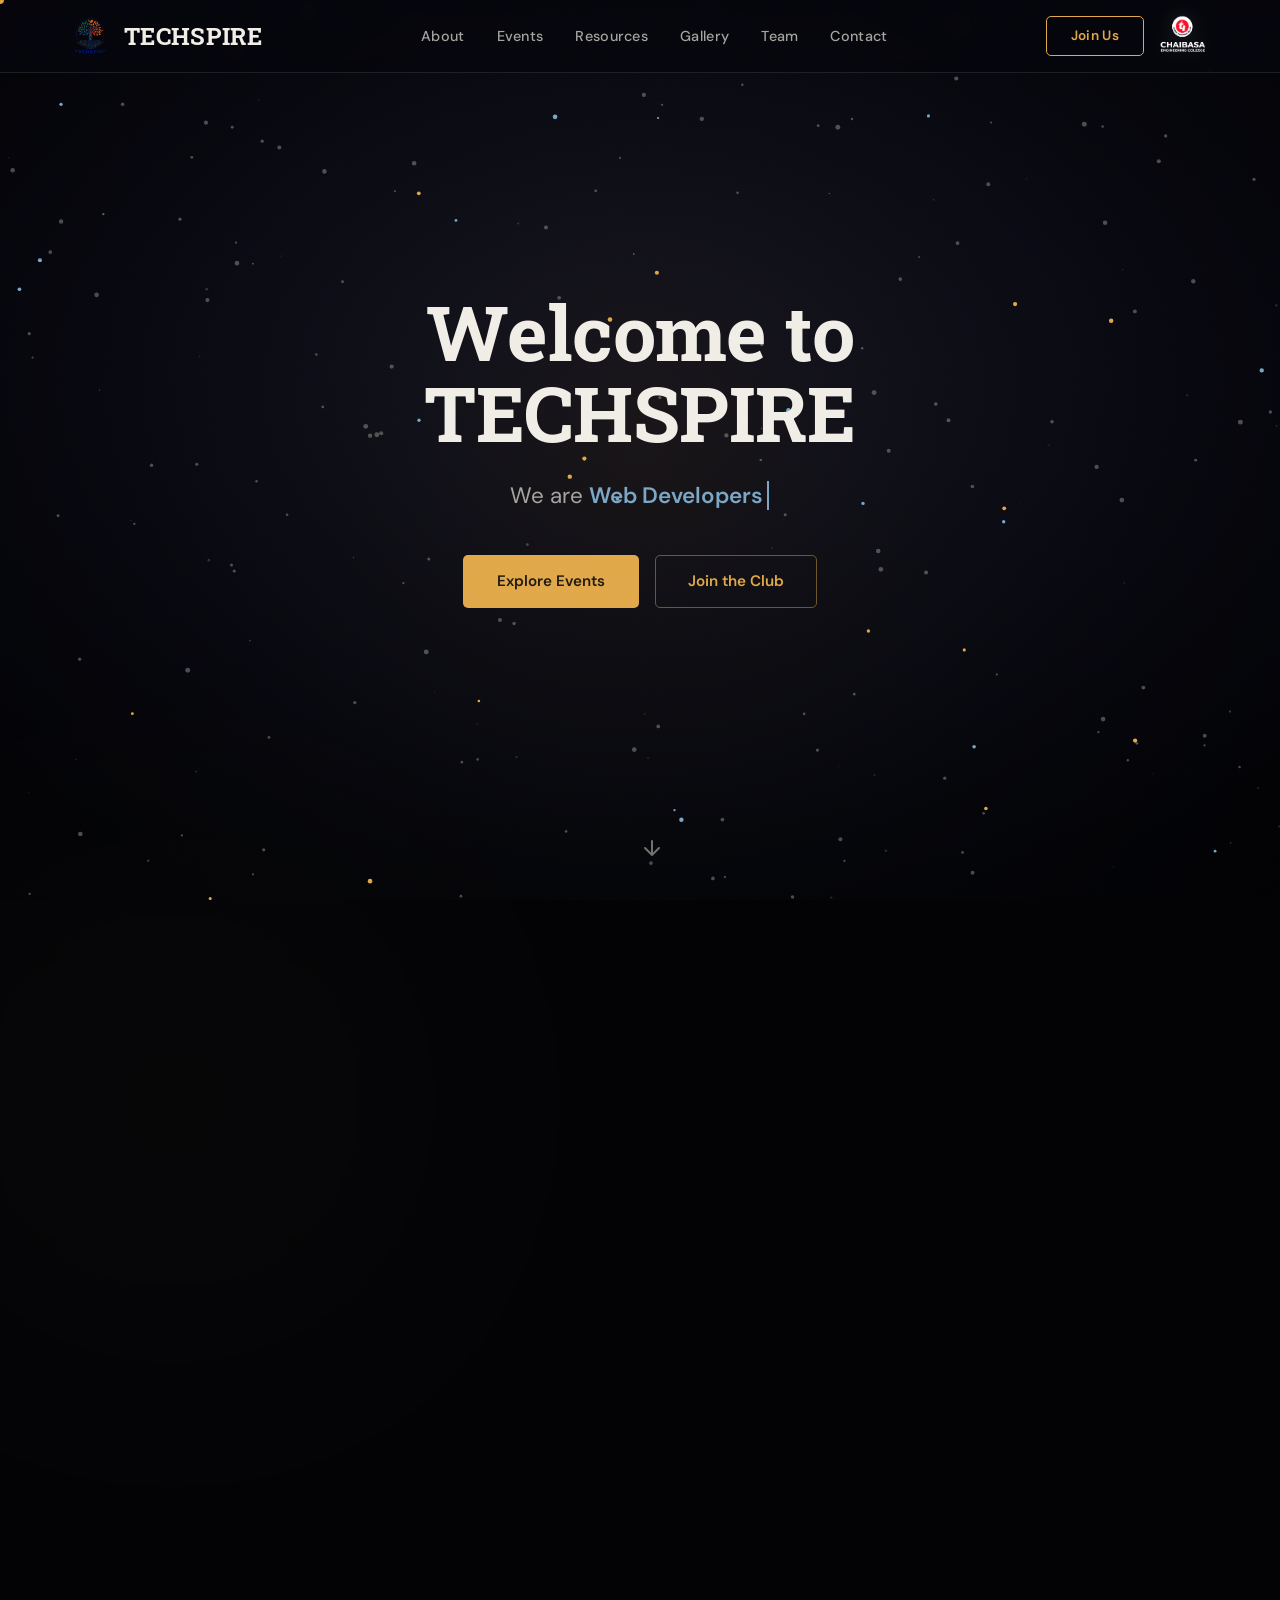
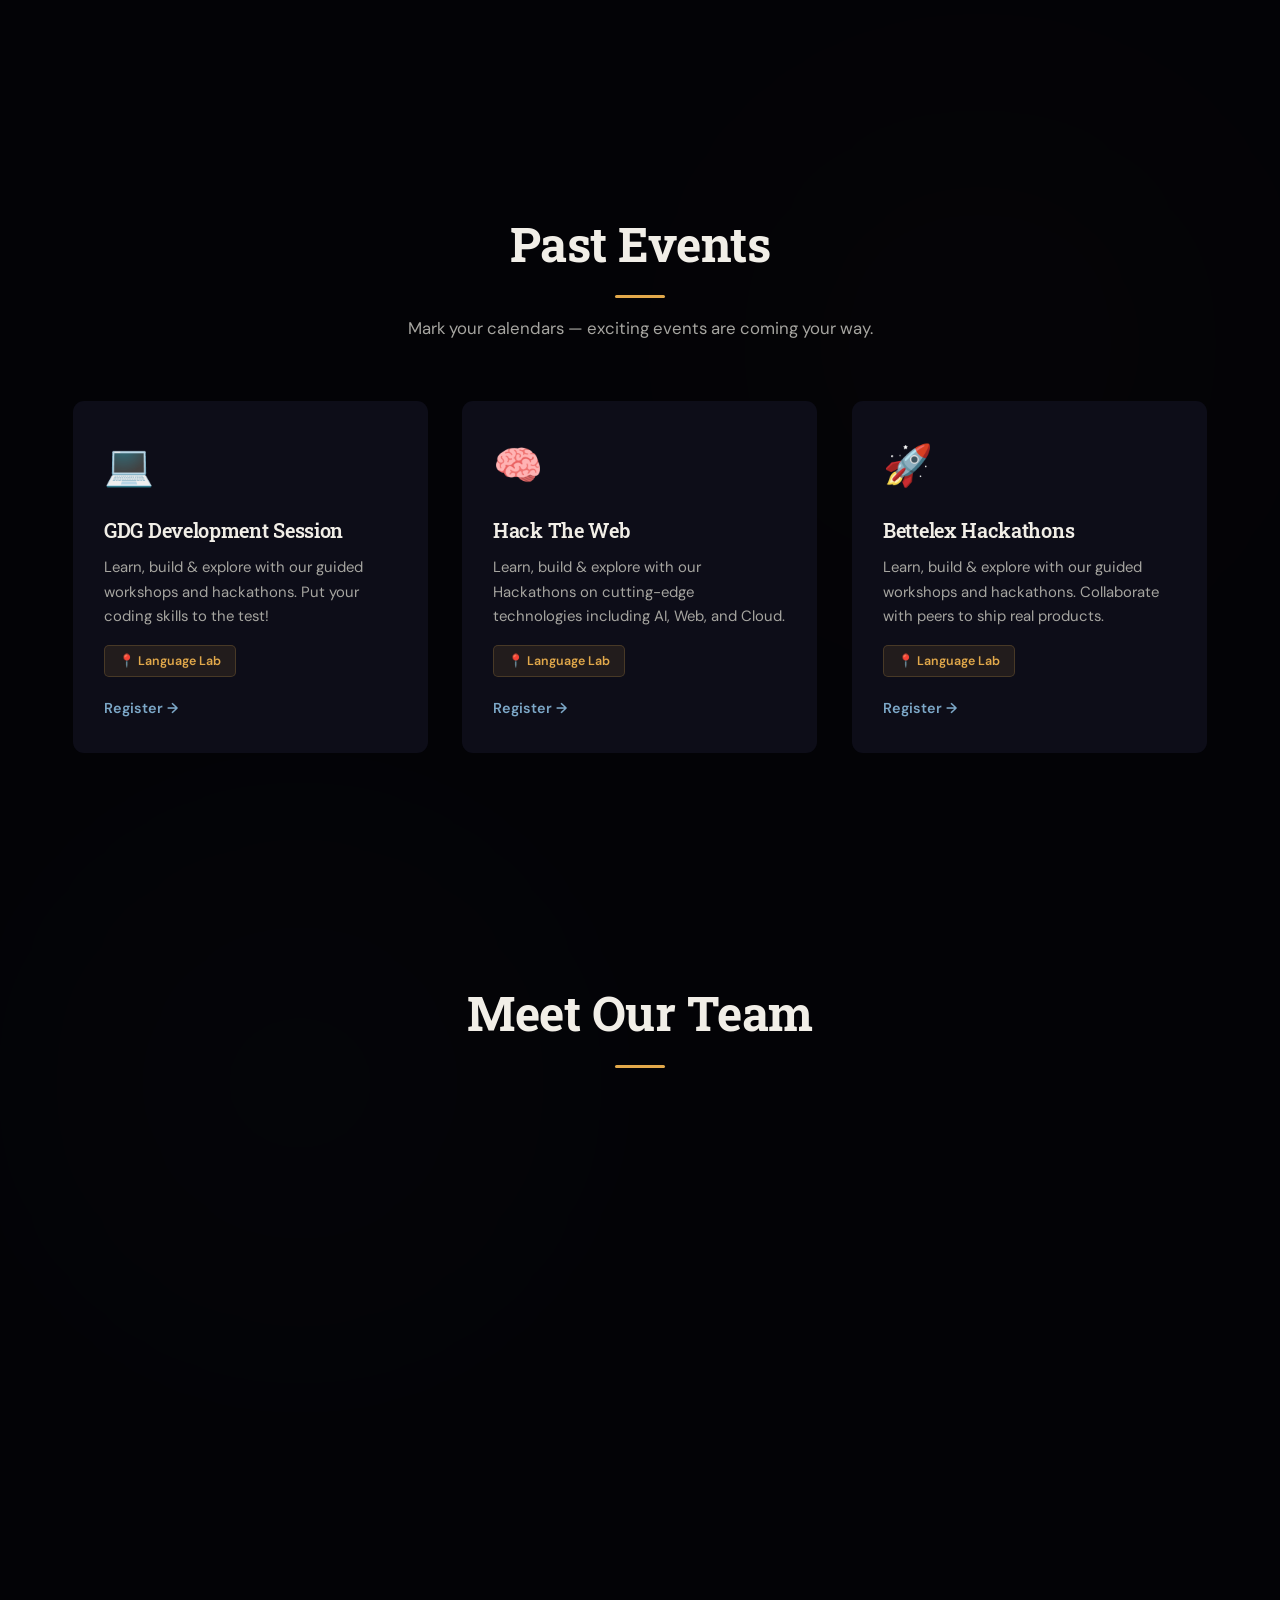
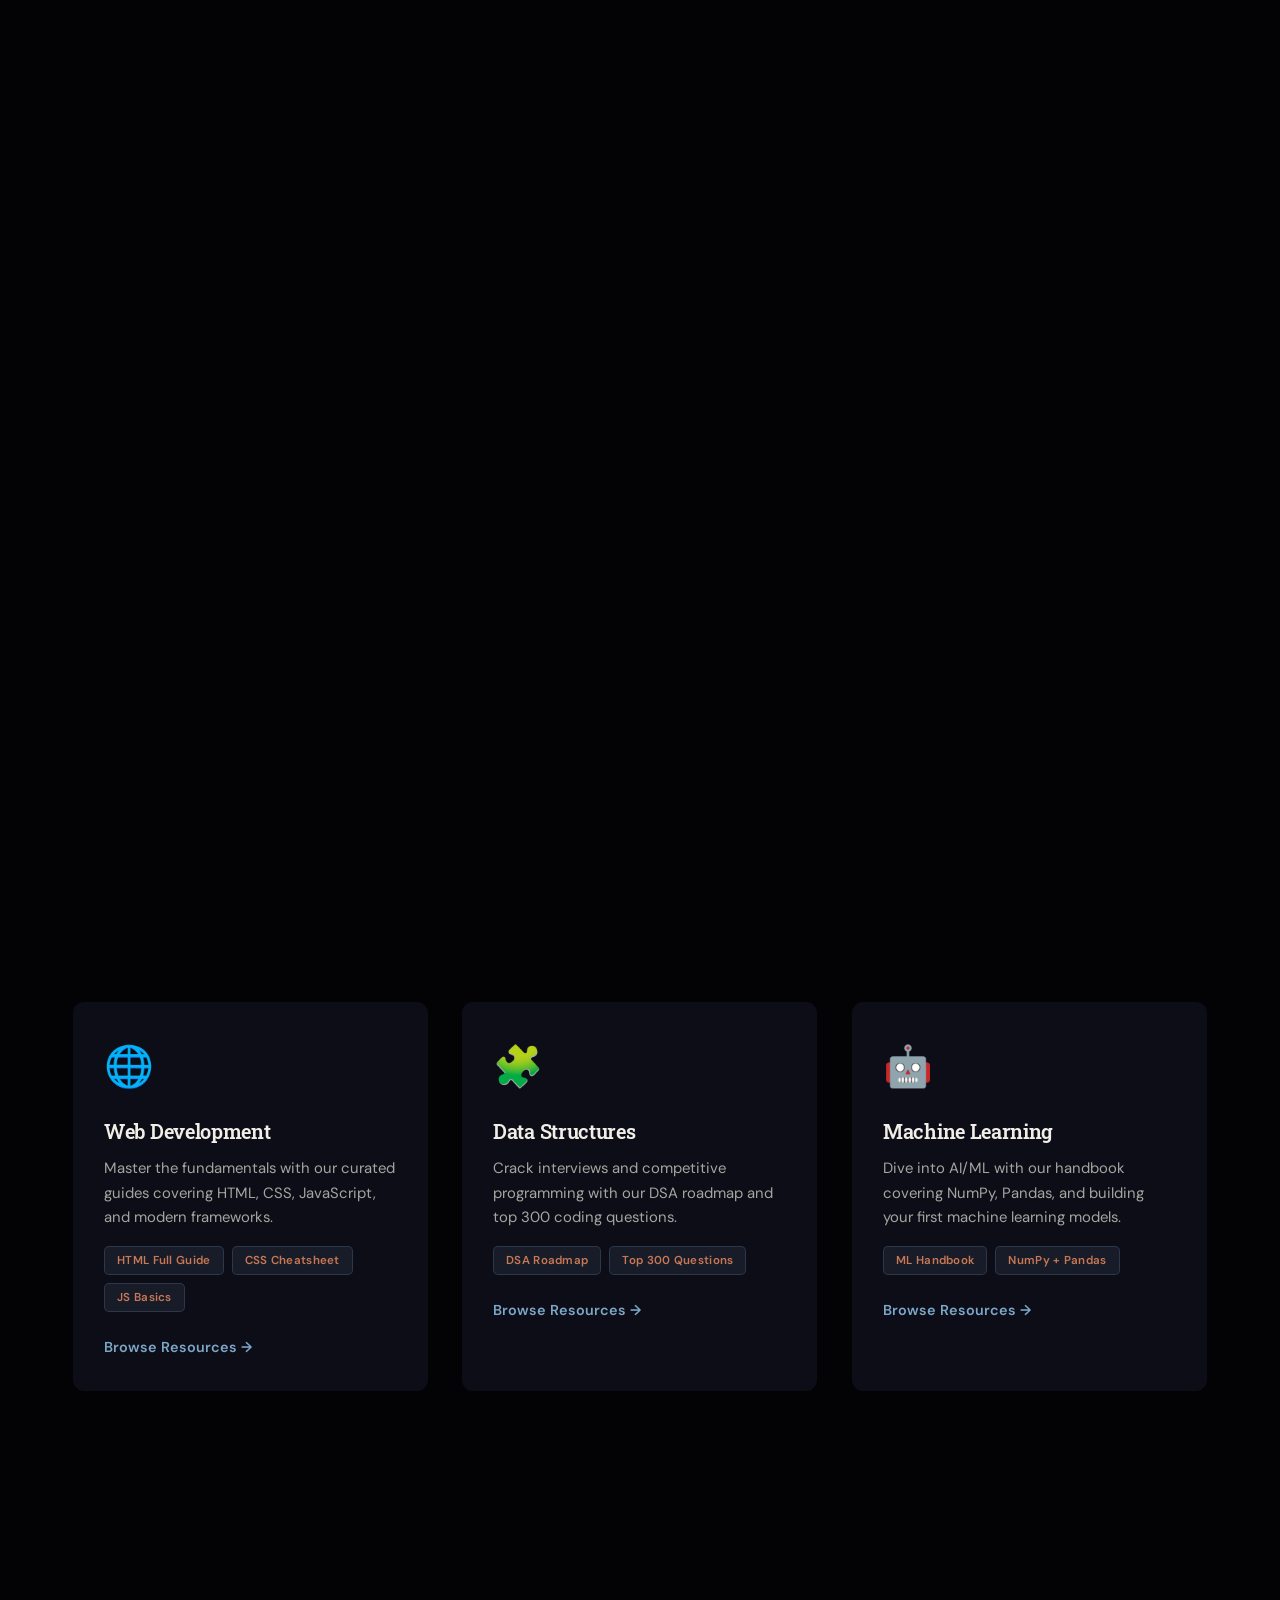
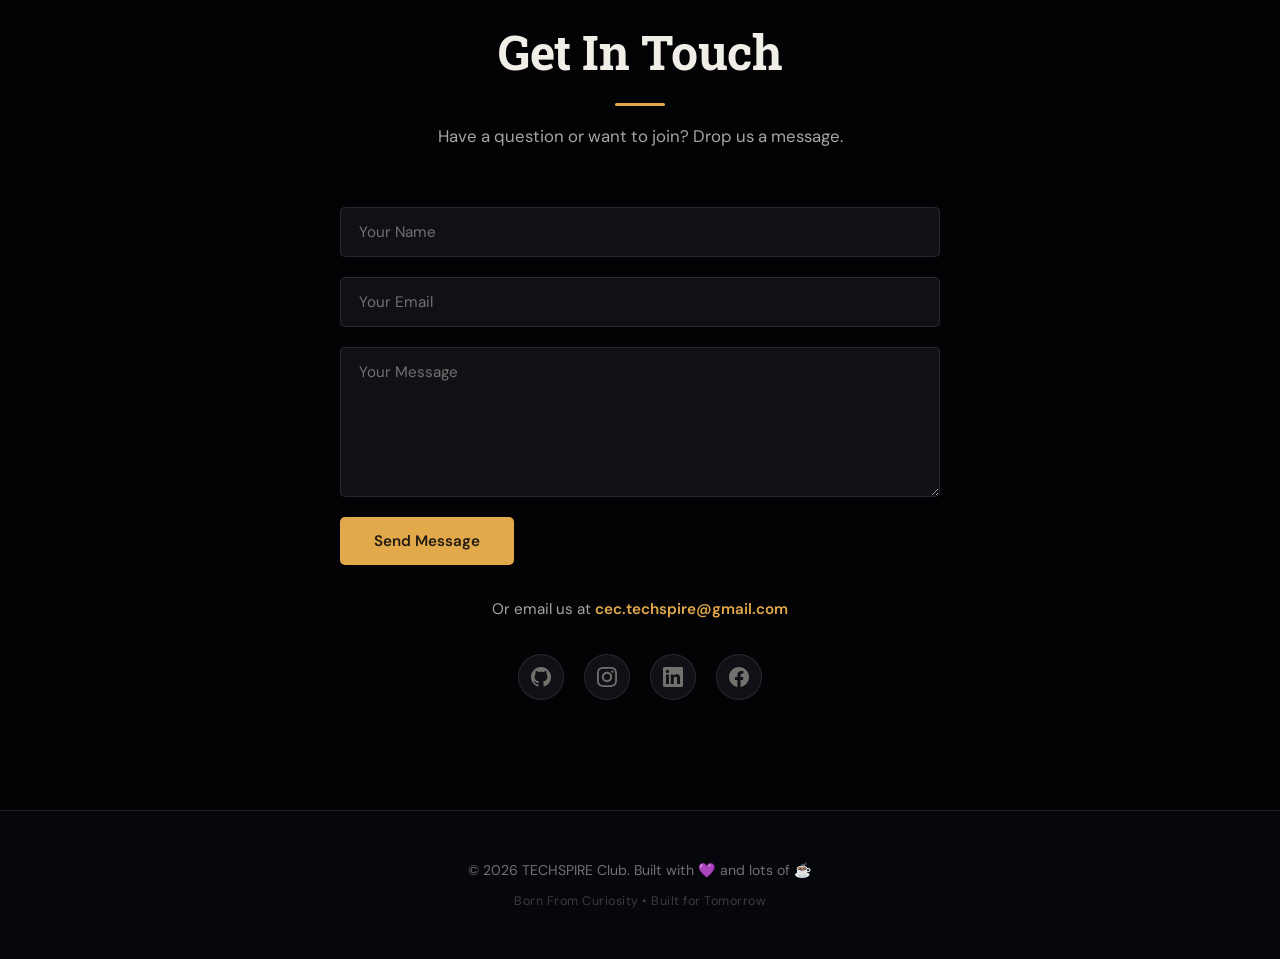
<file: Techspire_Club-main/index.html>
<!doctype html>
<html lang="en">
  <head>
    <meta charset="UTF-8" />
    <meta name="viewport" content="width=device-width, initial-scale=1.0" />
    <title>TECHSPIRE — College Tech Club</title>
    <meta
      name="description"
      content="TECHSPIRE is a student-run technical club focused on web, AI, cloud, and open-source collaboration. Join workshops, projects, hackathons, and a community that ships real products."
    />
    <meta property="og:title" content="TECHSPIRE — College Tech Club" />
    <meta
      property="og:description"
      content="Innovate • Create • Inspire. A student-run technical club focused on web, AI, cloud, and open-source collaboration."
    />
    <meta property="og:type" content="website" />
    <link rel="preconnect" href="https://fonts.googleapis.com" />
    <link rel="preconnect" href="https://fonts.gstatic.com" crossorigin />
    <link
      href="https://fonts.googleapis.com/css2?family=DM+Sans:wght@400;500;600;700&family=Roboto+Slab:wght@400;500;600;700&display=swap"
      rel="stylesheet"
    />
    <link rel="stylesheet" href="styles.css" />
    <link rel="icon" type="image/png" href="logo.png" />
  </head>
  <body>
    <!-- Noise texture overlay for premium grain -->
    <div class="noise-overlay" aria-hidden="true"></div>
    <!-- ===== NAVBAR ===== -->
    <header class="navbar" id="navbar">
      <nav class="nav-container">
        <a href="#" class="nav-logo" id="nav-logo">
          <img src="logo.png" alt="TECHSPIRE" class="nav-logo-img" />
          TECHSPIRE
        </a>
        <ul class="nav-links" id="nav-links">
          <li><a href="#about" data-scroll="about">About</a></li>
          <li><a href="event2.html">Events</a></li>
          <li><a href="#resources" data-scroll="resources">Resources</a></li>
          <li><a href="gallery.html">Gallery</a></li>
          <li><a href="team.html">Team</a></li>
          <li><a href="#contact" data-scroll="contact">Contact</a></li>
        </ul>
        <div class="nav-actions">
          <a href="join-soon.html" class="nav-cta magnetic-btn" id="nav-cta-btn"
            >Join Us</a
          >
          <img
            src="Assets/logo/white_logo.png"
            alt="TECHSPIRE mark"
            class="nav-action-mark"
          />
        </div>
        <button
          class="nav-toggle"
          id="nav-toggle"
          aria-label="Toggle navigation"
        >
          <span></span>
          <span></span>
          <span></span>
        </button>
      </nav>
    </header>

    <main>
      <!-- ===== HERO SECTION ===== -->
      <section class="hero" id="hero">
        <div class="hero-bg" id="hero-bg">
          <canvas id="particle-canvas" class="hero-canvas"></canvas>
        </div>
        <div class="hero-content">
          <h1 class="gradient-text">Welcome to<br />TECHSPIRE</h1>
          <p class="hero-tagline">We are <span id="typewriter"></span></p>
          <div class="hero-cta-group">
            <a
              href="event2.html"
              class="btn-primary magnetic-btn"
              id="hero-cta-explore"
              >Explore Events</a
            >
            <a
              href="join-soon.html"
              class="btn-outline magnetic-btn"
              id="hero-cta-join"
              >Join the Club</a
            >
          </div>
        </div>
        <div class="scroll-indicator" aria-hidden="true">
          <svg
            width="24"
            height="24"
            viewBox="0 0 24 24"
            fill="none"
            stroke="currentColor"
            stroke-width="2"
            stroke-linecap="round"
            stroke-linejoin="round"
          >
            <path d="M12 5v14M5 12l7 7 7-7" />
          </svg>
        </div>
      </section>

      <!-- ===== ABOUT SECTION ===== -->
      <div class="section-glow section-glow--about" aria-hidden="true"></div>
      <section class="section" id="about">
        <h2 class="section-title scroll-reveal">About TECHSPIRE</h2>
        <p class="section-subtitle scroll-reveal">
          <strong>TECHSPIRE</strong> is the technical club of
          <strong>Chaibasa Engineering College</strong>, built for students who
          are curious about technology, passionate about innovation, and eager
          to turn ideas into reality.<br /><br />
          From exploring emerging technologies to building projects, solving
          problems, and collaborating with like-minded minds, TECHSPIRE creates
          a space where curiosity becomes creativity and ideas become meaningful
          solutions.<br /><br />
          <strong>Born from Curiosity. Built for Tomorrow.</strong><br /><br />
          Welcome to <strong>TECHSPIRE</strong> — where we learn, build,
          innovate, and shape the technology of tomorrow.
        </p>
        <div class="stats-grid">
          <div class="stat-card scroll-reveal">
            <span class="counter" data-target="20">0</span>
            <span class="stat-label">Members</span>
          </div>
          <div class="stat-card scroll-reveal">
            <span class="counter" data-target="10">0</span>
            <span class="stat-label">Projects</span>
          </div>
          <div class="stat-card scroll-reveal">
            <span class="counter" data-target="30">0</span>
            <span class="stat-label">Events / Year</span>
          </div>
          <div class="stat-card scroll-reveal">
            <span class="counter" data-target="12">0</span>
            <span class="stat-label">Awards</span>
          </div>
        </div>
      </section>

      <!-- ===== EVENTS SECTION ===== -->
      <div class="section-glow section-glow--events" aria-hidden="true"></div>
      <section class="section" id="events">
        <h2 class="section-title scroll-reveal">Past Events</h2>
        <p class="section-subtitle scroll-reveal">
          Mark your calendars — exciting events are coming your way.
        </p>
        <div class="cards-grid">
          <div
            class="tilt-card animated-border scroll-reveal"
            id="event-solve-code"
          >
            <div class="card-icon">💻</div>
            <h3 class="card-title">GDG Development Session</h3>
            <p class="card-description">
              Learn, build & explore with our guided workshops and hackathons.
              Put your coding skills to the test!
            </p>
            <span class="card-date">📍 Language Lab</span>
            <br /><a href="event.html" class="card-link">Register →</a>
          </div>
          <div
            class="tilt-card animated-border scroll-reveal"
            id="event-tech-workshop"
          >
            <div class="card-icon">🧠</div>
            <h3 class="card-title">Hack The Web</h3>
            <p class="card-description">
              Learn, build & explore with our Hackathons on cutting-edge
              technologies including AI, Web, and Cloud.
            </p>
            <span class="card-date">📍 Language Lab</span>
            <br /><a href="event.html" class="card-link">Register →</a>
          </div>
          <div
            class="tilt-card animated-border scroll-reveal"
            id="event-hackathon"
          >
            <div class="card-icon">🚀</div>
            <h3 class="card-title">Bettelex Hackathons</h3>
            <p class="card-description">
              Learn, build & explore with our guided workshops and hackathons.
              Collaborate with peers to ship real products.
            </p>
            <span class="card-date">📍 Language Lab</span>
            <br /><a href="event.html" class="card-link">Register →</a>
          </div>
        </div>
      </section>

      <!-- ===== TEAM SECTION ===== -->
      <div class="section-glow section-glow--team" aria-hidden="true"></div>
      <section class="section" id="team">
        <h2 class="section-title scroll-reveal">Meet Our Team</h2>
        <p class="section-subtitle scroll-reveal">
          The people who make TECHSPIRE possible.
        </p>
        <div class="cards-grid team-grid">
          <div class="spotlight-card scroll-reveal" id="team-bias">
            <div class="spotlight-overlay"></div>
            <img src="lead.png" alt="Bias Bhadra" class="team-photo" />
            <h3 class="team-name">Bias Bhadra</h3>
            <span class="team-role">Chairman</span>
            <p class="team-bio">
              Visionary leader guiding TECHSPIRE's mission to innovate, create,
              and inspire the next generation of builders.
            </p>
          </div>
          <div class="spotlight-card scroll-reveal" id="team-om">
            <div class="spotlight-overlay"></div>
            <img
              src="Assets/leaders/OM SHARMA.jpeg"
              alt="Om Sharma"
              class="team-photo"
            />
            <h3 class="team-name">Om Sharma</h3>
            <span class="team-role">President</span>
            <p class="team-bio">
              Leads TECHSPIRE with a sharp product vision, turning ambitious
              ideas into meaningful experiences, strong collaborations, and a
              thriving community culture.
            </p>
          </div>
          <div class="spotlight-card scroll-reveal" id="team-mihir">
            <div class="spotlight-overlay"></div>
            <img
              src="Assets/leaders/MIHIR MAHATO.jpeg"
              alt="Mihir Mahato"
              class="team-photo"
            />
            <h3 class="team-name">Mihir Mahato</h3>
            <span class="team-role">Alumni</span>
            <p class="team-bio">
              Connects strategy with execution, helping the club grow through
              practical thinking, clear direction, and meaningful impact.
            </p>
          </div>
          <div class="spotlight-card scroll-reveal" id="team-parmvir">
            <div class="spotlight-overlay"></div>
            <img
              src="Assets/leaders/PARMVIR SINGH.jpeg"
              alt="Parmvir Singh"
              class="team-photo"
            />
            <h3 class="team-name">Parmvir Singh</h3>
            <span class="team-role">Alumni</span>
            <p class="team-bio">
              Fosters collaboration and mentorship, helping members stay
              inspired, connected, and focused on building something lasting
              together.
            </p>
          </div>
          <div class="spotlight-card scroll-reveal" id="team-abhay">
            <div class="spotlight-overlay"></div>
            <img
              src="Assets/leaders/ABHAY KUMAR.jpg"
              alt="Abhay Kumar"
              class="team-photo"
            />
            <h3 class="team-name">Abhay Kumar</h3>
            <span class="team-role">Event Head</span>
            <p class="team-bio">
              Curates high-energy technical experiences that blend creativity,
              learning, and execution, making every hackathon, workshop, and
              event memorable.
            </p>
          </div>
          <div class="spotlight-card scroll-reveal" id="team-harshit">
            <div class="spotlight-overlay"></div>
            <img
              src="Assets/leaders/ABHISHEK PRASAD.png"
              alt="Abhishek Prasad"
              class="team-photo"
            />
            <h3 class="team-name">Abhishek Prasad</h3>
            <span class="team-role">Web Developer</span>
            <p class="team-bio">
              Builds the digital experiences behind TECHSPIRE's identity,
              crafting seamless interfaces, polished storytelling, and a
              stronger online presence for the club.
            </p>
          </div>
        </div>
        <div
          style="text-align: center; margin-top: 2.5rem"
          class="scroll-reveal"
        >
          <a
            href="team.html"
            class="btn-outline magnetic-btn"
            style="display: inline-block"
            >View Full Team →</a
          >
        </div>
      </section>

      <!-- ===== RESOURCES SECTION ===== -->
      <section class="section" id="resources">
        <h2 class="section-title scroll-reveal">Resources</h2>
        <p class="section-subtitle scroll-reveal">
          Curated learning paths to help you level up your skills.
        </p>
        <div class="cards-grid">
          <div
            class="tilt-card animated-border scroll-reveal"
            id="resource-webdev"
          >
            <div class="card-icon">🌐</div>
            <h3 class="card-title">Web Development</h3>
            <p class="card-description">
              Master the fundamentals with our curated guides covering HTML,
              CSS, JavaScript, and modern frameworks.
            </p>
            <div class="card-tags">
              <span class="tag">HTML Full Guide</span>
              <span class="tag">CSS Cheatsheet</span>
              <span class="tag">JS Basics</span>
            </div>
            <a href="web-development.html" class="card-link"
              >Browse Resources →</a
            >
          </div>
          <div
            class="tilt-card animated-border scroll-reveal"
            id="resource-dsa"
          >
            <div class="card-icon">🧩</div>
            <h3 class="card-title">Data Structures</h3>
            <p class="card-description">
              Crack interviews and competitive programming with our DSA roadmap
              and top 300 coding questions.
            </p>
            <div class="card-tags">
              <span class="tag">DSA Roadmap</span>
              <span class="tag">Top 300 Questions</span>
            </div>
            <a
              href="https://takeuforward.org/dsa/strivers-a2z-sheet-learn-dsa-a-to-z"
              class="card-link"
              >Browse Resources →</a
            >
          </div>
          <div class="tilt-card animated-border scroll-reveal" id="resource-ml">
            <div class="card-icon">🤖</div>
            <h3 class="card-title">Machine Learning</h3>
            <p class="card-description">
              Dive into AI/ML with our handbook covering NumPy, Pandas, and
              building your first machine learning models.
            </p>
            <div class="card-tags">
              <span class="tag">ML Handbook</span>
              <span class="tag">NumPy + Pandas</span>
            </div>
            <a
              href="https://youtube.com/playlist?list=PLl8OlHZGYOQ7bkVbuRthEsaLr7bONzbXS&si=8tGyCWwra3yUtIXW"
              class="card-link"
              >Browse Resources →</a
            >
          </div>
        </div>
      </section>

      <!-- ===== CONTACT SECTION ===== -->
      <section class="section" id="contact">
        <h2 class="section-title scroll-reveal">Get In Touch</h2>
        <p class="section-subtitle scroll-reveal">
          Have a question or want to join? Drop us a message.
        </p>
        <div class="contact-wrapper scroll-reveal">
          <form
            class="contact-form"
            id="contact-form"
            method="POST"
            action="https://script.google.com/macros/s/AKfycbw8Vd3tb5nPEoE7TQgmYj7J73tnyHgwzdr6yx5nnMpAJUh6mHZf2_yzMC8ZMRBnaaL5oQ/exec"
            data-form-endpoint="https://script.google.com/macros/s/AKfycbw8Vd3tb5nPEoE7TQgmYj7J73tnyHgwzdr6yx5nnMpAJUh6mHZf2_yzMC8ZMRBnaaL5oQ/exec"
          >
            <input
              type="text"
              class="glow-input"
              id="contact-name"
              name="name"
              placeholder="Your Name"
              required
            />
            <input
              type="email"
              class="glow-input"
              id="contact-email"
              name="email"
              placeholder="Your Email"
              required
            />
            <textarea
              class="glow-input"
              id="contact-message"
              name="message"
              placeholder="Your Message"
              rows="5"
              required
            ></textarea>
            <button
              type="submit"
              class="btn-primary magnetic-btn"
              id="contact-submit"
            >
              Send Message
            </button>
          </form>
          <p class="contact-email scroll-reveal">
            Or email us at
            <a href="mailto:techspire@club.edu">cec.techspire@gmail.com</a>
          </p>
          <div class="social-links scroll-reveal">
            <a
              href="https://github.com/Techspire-cec"
              class="social-link"
              aria-label="GitHub"
              id="social-github"
            >
              <svg viewBox="0 0 24 24" fill="currentColor">
                <path
                  d="M12 0C5.37 0 0 5.37 0 12c0 5.31 3.435 9.795 8.205 11.385.6.105.825-.255.825-.57 0-.285-.015-1.23-.015-2.235-3.015.555-3.795-.735-4.035-1.41-.135-.345-.72-1.41-1.23-1.695-.42-.225-1.02-.78-.015-.795.945-.015 1.62.87 1.845 1.23 1.08 1.815 2.805 1.305 3.495.99.105-.78.42-1.305.765-1.605-2.67-.3-5.46-1.335-5.46-5.925 0-1.305.465-2.385 1.23-3.225-.12-.3-.54-1.53.12-3.18 0 0 1.005-.315 3.3 1.23.96-.27 1.98-.405 3-.405s2.04.135 3 .405c2.295-1.56 3.3-1.23 3.3-1.23.66 1.65.24 2.88.12 3.18.765.84 1.23 1.905 1.23 3.225 0 4.605-2.805 5.625-5.475 5.925.435.375.81 1.095.81 2.22 0 1.605-.015 2.895-.015 3.3 0 .315.225.69.825.57A12.02 12.02 0 0024 12c0-6.63-5.37-12-12-12z"
                />
              </svg>
            </a>
            <a
              href="https://www.instagram.com/techspire.cec/"
              class="social-link"
              aria-label="Instagram"
              id="social-instagram"
            >
              <svg viewBox="0 0 24 24" fill="currentColor">
                <path
                  d="M12 2.163c3.204 0 3.584.012 4.85.07 3.252.148 4.771 1.691 4.919 4.919.058 1.265.069 1.645.069 4.849 0 3.205-.012 3.584-.069 4.849-.149 3.225-1.664 4.771-4.919 4.919-1.266.058-1.644.07-4.85.07-3.204 0-3.584-.012-4.849-.07-3.26-.149-4.771-1.699-4.919-4.92-.058-1.265-.07-1.644-.07-4.849 0-3.204.013-3.583.07-4.849.149-3.227 1.664-4.771 4.919-4.919 1.266-.057 1.645-.069 4.849-.069zm0-2.163c-3.259 0-3.667.014-4.947.072-4.358.2-6.78 2.618-6.98 6.98-.059 1.281-.073 1.689-.073 4.948 0 3.259.014 3.668.072 4.948.2 4.358 2.618 6.78 6.98 6.98 1.281.058 1.689.072 4.948.072 3.259 0 3.668-.014 4.948-.072 4.354-.2 6.782-2.618 6.979-6.98.059-1.28.073-1.689.073-4.948 0-3.259-.014-3.667-.072-4.947-.196-4.354-2.617-6.78-6.979-6.98-1.281-.059-1.69-.073-4.949-.073zm0 5.838c-3.403 0-6.162 2.759-6.162 6.162s2.759 6.163 6.162 6.163 6.162-2.759 6.162-6.163c0-3.403-2.759-6.162-6.162-6.162zm0 10.162c-2.209 0-4-1.79-4-4 0-2.209 1.791-4 4-4s4 1.791 4 4c0 2.21-1.791 4-4 4zm6.406-11.845c-.796 0-1.441.645-1.441 1.44s.645 1.44 1.441 1.44c.795 0 1.439-.645 1.439-1.44s-.644-1.44-1.439-1.44z"
                />
              </svg>
            </a>
            <a
              href="https://www.linkedin.com/company/techspirecec/"
              class="social-link"
              aria-label="LinkedIn"
              id="social-linkedin"
            >
              <svg viewBox="0 0 24 24" fill="currentColor">
                <path
                  d="M20.447 20.452h-3.554v-5.569c0-1.328-.027-3.037-1.852-3.037-1.853 0-2.136 1.445-2.136 2.939v5.667H9.351V9h3.414v1.561h.046c.477-.9 1.637-1.85 3.37-1.85 3.601 0 4.267 2.37 4.267 5.455v6.286zM5.337 7.433a2.062 2.062 0 01-2.063-2.065 2.064 2.064 0 112.063 2.065zm1.782 13.019H3.555V9h3.564v11.452zM22.225 0H1.771C.792 0 0 .774 0 1.729v20.542C0 23.227.792 24 1.771 24h20.451C23.2 24 24 23.227 24 22.271V1.729C24 .774 23.2 0 22.222 0h.003z"
                />
              </svg>
            </a>
            <a
              href="#"
              class="social-link"
              aria-label="Facebook"
              id="social-facebook"
            >
              <svg viewBox="0 0 24 24" fill="currentColor">
                <path
                  d="M24 12.073c0-6.627-5.373-12-12-12s-12 5.373-12 12c0 5.99 4.388 10.954 10.125 11.854v-8.385H7.078v-3.47h3.047V9.43c0-3.007 1.792-4.669 4.533-4.669 1.312 0 2.686.235 2.686.235v2.953H15.83c-1.491 0-1.956.925-1.956 1.874v2.25h3.328l-.532 3.47h-2.796v8.385C19.612 23.027 24 18.062 24 12.073z"
                />
              </svg>
            </a>
          </div>
        </div>
      </section>
    </main>

    <!-- ===== FOOTER ===== -->
    <footer class="footer">
      <p>
        &copy; 2026 TECHSPIRE Club. Built with
        <span class="footer-heart">💜</span> and lots of ☕
      </p>
      <p class="footer-sub">Born From Curiosity • Built for Tomorrow</p>
    </footer>

    <script src="script.js"></script>
  </body>
</html>
</file>
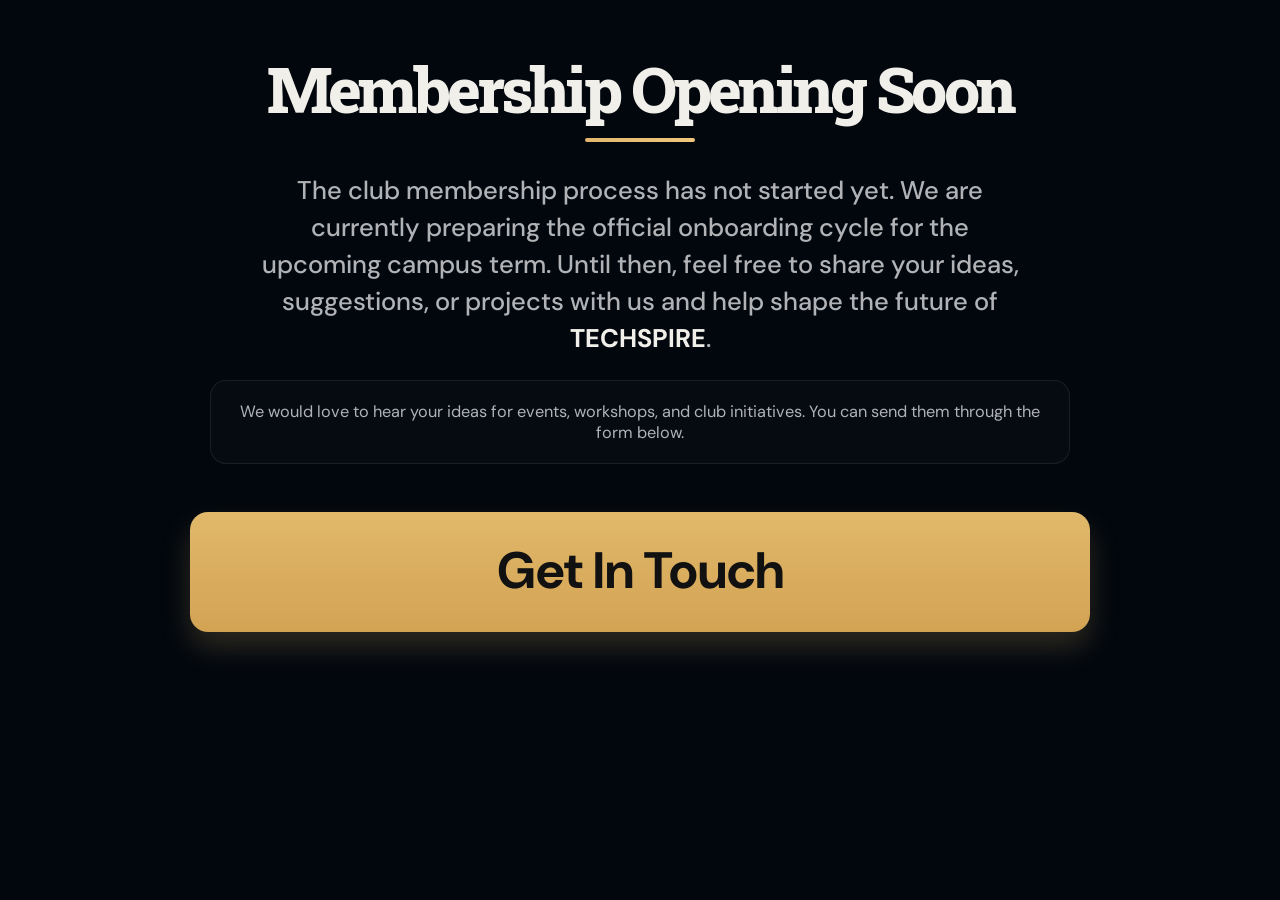
<file: Techspire_Club-main/join-soon.html>
<!doctype html>
<html lang="en">
  <head>
    <meta charset="UTF-8" />
    <meta name="viewport" content="width=device-width, initial-scale=1.0" />
    <title>Join at TECHSPIRE | Coming Soon</title>
    <link rel="preconnect" href="https://fonts.googleapis.com" />
    <link rel="preconnect" href="https://fonts.gstatic.com" crossorigin />
    <link
      href="https://fonts.googleapis.com/css2?family=DM+Sans:wght@400;500;600;700&family=Roboto+Slab:wght@400;500;600;700&display=swap"
      rel="stylesheet"
    />
    <style>
      :root {
        --bg: #02070d;
        --bg-soft: #0d141c;
        --panel: #121a22;
        --panel-alt: #171f2a;
        --border: rgba(255, 255, 255, 0.08);
        --text: #f1efe9;
        --muted: #b0b2b5;
        --gold: #e2b66d;
        --gold-strong: #f0c57c;
        --input: rgba(255, 255, 255, 0.02);
        --input-border: rgba(255, 255, 255, 0.08);
      }

      * {
        box-sizing: border-box;
      }

      html {
        scroll-behavior: smooth;
      }

      body {
        margin: 0;
        min-height: 100vh;
        font-family: "DM Sans", sans-serif;
        background: var(--bg);
        color: var(--text);
      }

      .page {
        max-width: 1100px;
        margin: 0 auto;
        padding: 56px 20px 90px;
      }

      .announcement {
        max-width: 860px;
        margin: 0 auto 28px;
        text-align: center;
      }

      .announcement h1 {
        font-size: clamp(2.8rem, 5vw, 6rem);
        line-height: 1;
        margin: 0;
        letter-spacing: -0.06em;
        font-weight: 800;
        font-family: "Roboto Slab", serif;
      }

      .underline {
        width: 110px;
        height: 4px;
        background: linear-gradient(90deg, var(--gold), var(--gold-strong));
        border-radius: 999px;
        margin: 18px auto 0;
      }

      .message {
        max-width: 760px;
        margin: 30px auto 0;
        font-size: clamp(1.2rem, 2vw, 2.1rem);
        line-height: 1.45;
        color: var(--muted);
        text-align: center;
        font-weight: 500;
      }

      .message strong {
        color: var(--text);
      }

      .info-box {
        max-width: 880px;
        margin: 22px auto 0;
        padding: 20px 24px;
        background: rgba(255, 255, 255, 0.02);
        border: 1px solid var(--border);
        border-radius: 16px;
        color: var(--muted);
        text-align: center;
        font-size: 1.02rem;
      }

      .info-box a {
        color: var(--gold-strong);
        text-decoration: none;
      }

      .cta-wrap {
        max-width: 960px;
        margin: 48px auto 0;
        display: flex;
        justify-content: center;
      }

      .primary-cta {
        display: inline-flex;
        align-items: center;
        justify-content: center;
        width: 100%;
        max-width: 900px;
        min-height: 120px;
        padding: 20px 28px;
        border: none;
        border-radius: 18px;
        background: linear-gradient(180deg, #e1b86a, #d3a354);
        color: #111111;
        text-decoration: none;
        font-size: clamp(2.2rem, 4vw, 4rem);
        font-weight: 700;
        line-height: 1.1;
        box-shadow: 0 15px 30px rgba(226, 182, 109, 0.2);
        transition:
          transform 0.2s ease,
          box-shadow 0.2s ease;
      }

      .primary-cta:hover {
        transform: translateY(-2px);
        box-shadow: 0 22px 38px rgba(226, 182, 109, 0.25);
      }

      @media (max-width: 640px) {
        .page {
          padding-top: 36px;
        }

        .message {
          font-size: 1.2rem;
        }

        .input-field,
        .textarea-field {
          padding: 18px 14px;
        }
      }
    </style>
  </head>
  <body>
    <div class="page">
      <div class="announcement">
        <h1>Membership Opening Soon</h1>
        <div class="underline" aria-hidden="true"></div>
        <p class="message">
          The club membership process has not started yet. We are currently
          preparing the official onboarding cycle for the upcoming campus term.
          Until then, feel free to share your ideas, suggestions, or projects
          with us and help shape the future of <strong>TECHSPIRE</strong>.
        </p>
        <div class="info-box">
          We would love to hear your ideas for events, workshops, and club
          initiatives. You can send them through the form below.
        </div>
      </div>

      <div class="cta-wrap">
        <a class="primary-cta" href="index.html#contact">Get In Touch</a>
      </div>
    </div>
  </body>
</html>
</file>
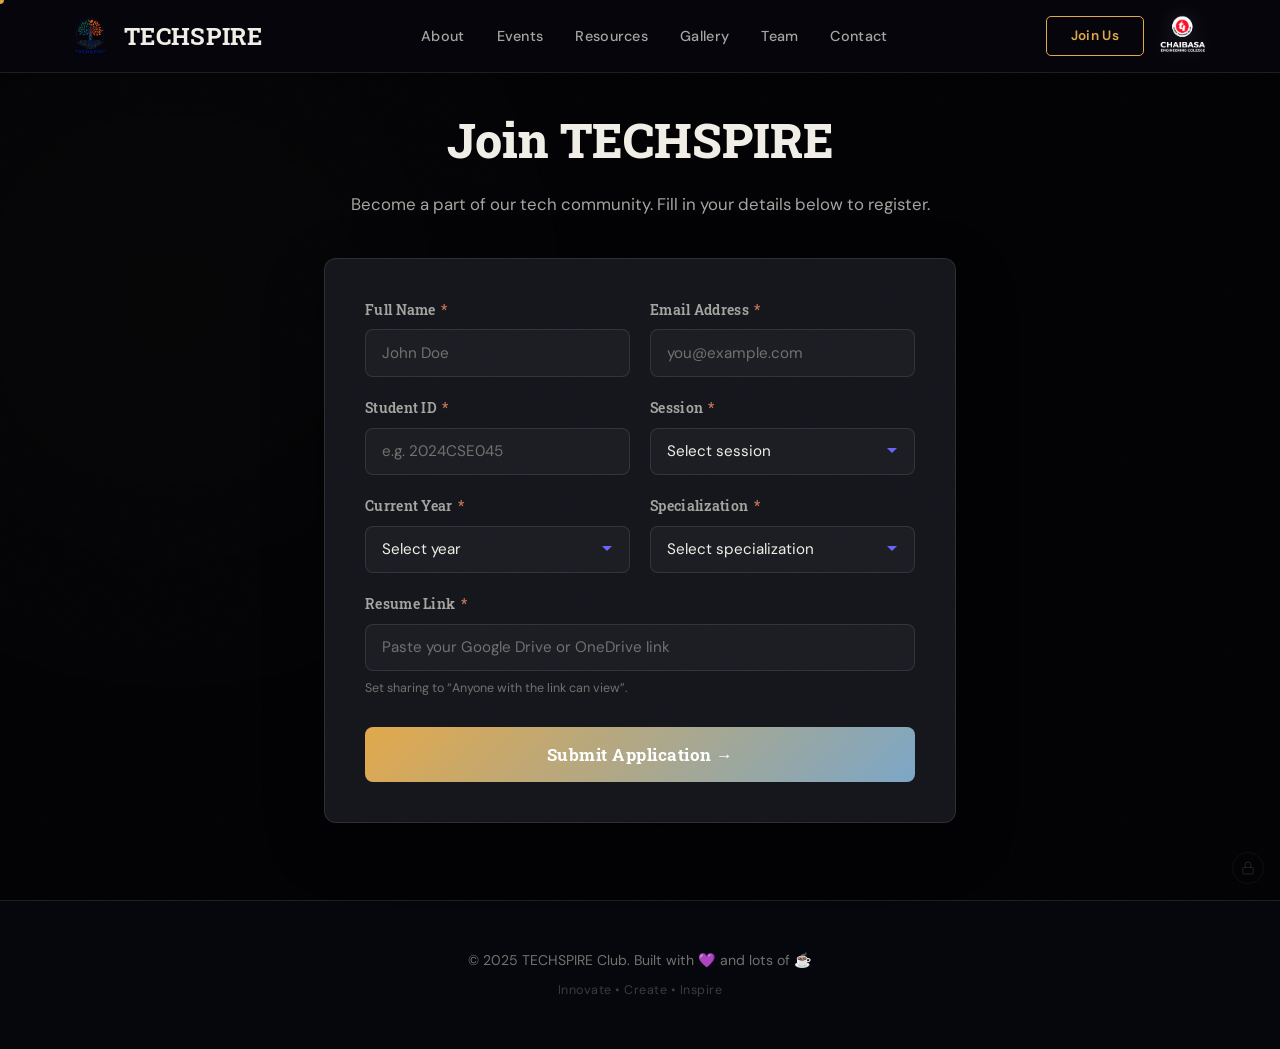
<file: Techspire_Club-main/join.html>
<!doctype html>
<html lang="en">
  <head>
    <meta charset="UTF-8" />
    <meta name="viewport" content="width=device-width, initial-scale=1.0" />
    <title>Join TECHSPIRE — Registration</title>
    <meta
      name="description"
      content="Join TECHSPIRE — Register to become a member of our tech club."
    />
    <link rel="preconnect" href="https://fonts.googleapis.com" />
    <link rel="preconnect" href="https://fonts.gstatic.com" crossorigin />
    <link
      href="https://fonts.googleapis.com/css2?family=DM+Sans:wght@400;500;600;700&family=Roboto+Slab:wght@400;500;600;700&display=swap"
      rel="stylesheet"
    />
    <link rel="stylesheet" href="styles.css" />
    <link rel="icon" type="image/png" href="logo.png" />
    <style>
      /* ===== JOIN PAGE STYLES ===== */
      .join-hero {
        min-height: 100vh;
        display: flex;
        flex-direction: column;
        align-items: center;
        justify-content: flex-start;
        padding-top: 100px;
        padding-bottom: 60px;
        position: relative;
      }

      .join-container {
        width: 100%;
        max-width: 680px;
        padding: 0 1.5rem;
      }

      .join-header {
        text-align: center;
        margin-bottom: 2.5rem;
      }

      .join-header h1 {
        font-family: var(--font-heading);
        font-size: clamp(2rem, 4vw, 3rem);
        font-weight: 800;
        color: var(--text-primary);
        margin-bottom: 0.75rem;
      }

      .join-header p {
        color: var(--text-secondary);
        font-size: 1.05rem;
        line-height: 1.6;
      }

      /* Form Card */
      .join-form-card {
        background: var(--bg-glass);
        backdrop-filter: blur(20px);
        -webkit-backdrop-filter: blur(20px);
        border: 1px solid var(--border-subtle);
        border-radius: var(--radius-lg);
        padding: 2.5rem;
        box-shadow:
          0 20px 60px rgba(0, 0, 0, 0.3),
          0 10px 28px rgba(0, 0, 0, 0.22);
        transition: border-color 0.3s ease;
      }

      .join-form-card:hover {
        border-color: var(--border-hover);
      }

      /* Form Grid */
      .form-row {
        display: grid;
        grid-template-columns: 1fr 1fr;
        gap: 1.25rem;
      }

      .form-group {
        margin-bottom: 1.25rem;
      }

      .form-group.full-width {
        grid-column: 1 / -1;
      }

      .form-group label {
        display: block;
        font-family: var(--font-heading);
        font-size: 0.85rem;
        font-weight: 600;
        color: var(--text-secondary);
        margin-bottom: 0.5rem;
        letter-spacing: 0.3px;
      }

      .form-group label .required {
        color: var(--accent-3);
        margin-left: 2px;
      }

      .form-input {
        width: 100%;
        padding: 0.8rem 1rem;
        background: rgba(255, 255, 255, 0.03);
        border: 1px solid var(--border-subtle);
        border-radius: var(--radius-md);
        color: var(--text-primary);
        font-family: var(--font-body);
        font-size: 0.95rem;
        transition:
          border-color 0.3s ease,
          box-shadow 0.3s ease,
          background 0.3s ease;
        outline: none;
        box-sizing: border-box;
      }

      .form-input:focus {
        border-color: var(--accent-1);
        box-shadow: 0 0 0 3px var(--glow-indigo);
        background: rgba(255, 255, 255, 0.05);
      }

      .form-input::placeholder {
        color: var(--text-muted);
      }

      select.form-input {
        appearance: none;
        -webkit-appearance: none;
        background-image: url("data:image/svg+xml,%3Csvg xmlns='http://www.w3.org/2000/svg' width='12' height='12' viewBox='0 0 12 12'%3E%3Cpath d='M6 8L1 3h10z' fill='%236c63ff'/%3E%3C/svg%3E");
        background-repeat: no-repeat;
        background-position: right 1rem center;
        padding-right: 2.5rem;
        cursor: pointer;
      }

      select.form-input option {
        background: #1a1a2e;
        color: var(--text-primary);
      }

      /* Resume link field */
      .resume-link-hint {
        display: block;
        margin-top: 0.45rem;
        color: var(--text-muted);
        font-size: 0.78rem;
      }

      /* Submit Button */
      .submit-btn {
        width: 100%;
        padding: 1rem;
        margin-top: 0.5rem;
        font-family: var(--font-heading);
        font-size: 1.05rem;
        font-weight: 700;
        letter-spacing: 0.5px;
        color: #fff;
        background: linear-gradient(135deg, var(--accent-1), var(--accent-2));
        border: none;
        border-radius: var(--radius-md);
        cursor: pointer;
        transition: all 0.3s ease;
        position: relative;
        overflow: hidden;
      }

      .submit-btn:hover {
        transform: translateY(-2px);
        box-shadow: 0 6px 16px rgba(0, 0, 0, 0.24);
      }

      .submit-btn:active {
        transform: translateY(0);
      }

      .submit-btn:disabled {
        opacity: 0.5;
        cursor: not-allowed;
        transform: none;
      }

      /* Success Message */
      .success-overlay {
        display: none;
        position: fixed;
        inset: 0;
        z-index: 10000;
        background: rgba(3, 3, 6, 0.9);
        backdrop-filter: blur(10px);
        align-items: center;
        justify-content: center;
      }

      .success-overlay.active {
        display: flex;
      }

      .success-card {
        background: var(--bg-glass);
        border: 1px solid var(--border-subtle);
        border-radius: var(--radius-lg);
        padding: 3rem 2.5rem;
        text-align: center;
        max-width: 420px;
        width: 90%;
        animation: fadeInUp 0.4s ease;
      }

      .success-icon {
        font-size: 3.5rem;
        margin-bottom: 1rem;
      }

      .success-card h2 {
        font-family: var(--font-heading);
        font-size: 1.5rem;
        color: var(--text-primary);
        margin-bottom: 0.5rem;
      }

      .success-card p {
        color: var(--text-secondary);
        font-size: 0.95rem;
        margin-bottom: 1.5rem;
      }

      /* Admin Lock Trigger — tiny, hidden in corner */
      .admin-lock {
        position: fixed;
        bottom: 1rem;
        right: 1rem;
        z-index: 9000;
        width: 32px;
        height: 32px;
        border-radius: 50%;
        background: transparent;
        border: 1px solid rgba(255, 255, 255, 0.05);
        color: rgba(255, 255, 255, 0.1);
        cursor: pointer;
        display: flex;
        align-items: center;
        justify-content: center;
        transition: all 0.3s ease;
      }

      .admin-lock:hover {
        border-color: rgba(255, 255, 255, 0.15);
        color: rgba(255, 255, 255, 0.25);
      }

      .admin-lock svg {
        width: 14px;
        height: 14px;
      }

      /* Password Modal */
      .pw-modal {
        display: none;
        position: fixed;
        inset: 0;
        z-index: 10001;
        background: rgba(3, 3, 6, 0.92);
        backdrop-filter: blur(10px);
        align-items: center;
        justify-content: center;
      }
      .pw-modal.active {
        display: flex;
      }

      .pw-card {
        background: var(--bg-glass);
        border: 1px solid var(--border-subtle);
        border-radius: var(--radius-lg);
        padding: 2rem;
        text-align: center;
        max-width: 360px;
        width: 90%;
        animation: fadeInUp 0.3s ease;
      }

      .pw-card h3 {
        font-family: var(--font-heading);
        color: var(--text-primary);
        margin-bottom: 0.5rem;
        font-size: 1.1rem;
      }

      .pw-card p {
        color: var(--text-muted);
        font-size: 0.85rem;
        margin-bottom: 1rem;
      }

      .pw-card input {
        width: 100%;
        padding: 0.7rem 1rem;
        background: rgba(255, 255, 255, 0.03);
        border: 1px solid var(--border-subtle);
        border-radius: var(--radius-md);
        color: var(--text-primary);
        font-family: var(--font-body);
        font-size: 0.95rem;
        outline: none;
        margin-bottom: 0.75rem;
        box-sizing: border-box;
        text-align: center;
        letter-spacing: 2px;
      }

      .pw-card input:focus {
        border-color: var(--accent-1);
        box-shadow: 0 0 0 3px var(--glow-indigo);
      }

      .pw-error {
        color: #ff4d6a;
        font-size: 0.8rem;
        display: none;
        margin-bottom: 0.5rem;
      }

      .pw-btns {
        display: flex;
        gap: 0.5rem;
      }

      .pw-btns button {
        flex: 1;
        padding: 0.6rem;
        border-radius: var(--radius-md);
        font-family: var(--font-heading);
        font-size: 0.85rem;
        font-weight: 600;
        cursor: pointer;
        border: none;
        transition: all 0.2s;
      }

      .pw-btn-cancel {
        background: rgba(255, 255, 255, 0.05);
        color: var(--text-secondary);
      }

      .pw-btn-login {
        background: var(--accent-1);
        color: #fff;
      }

      .pw-btn-login:hover {
        box-shadow: 0 4px 16px var(--glow-indigo);
      }

      /* Admin Panel — full overlay */
      .admin-panel {
        display: none;
        position: fixed;
        inset: 0;
        z-index: 10001;
        background: rgba(3, 3, 6, 0.95);
        backdrop-filter: blur(15px);
        overflow-y: auto;
        padding: 1.5rem;
      }
      .admin-panel.active {
        display: block;
      }

      .admin-panel-inner {
        max-width: 900px;
        margin: 0 auto;
        animation: fadeInUp 0.3s ease;
      }

      .admin-header {
        display: flex;
        align-items: center;
        justify-content: space-between;
        margin-bottom: 1.5rem;
        flex-wrap: wrap;
        gap: 1rem;
      }

      .admin-header h2 {
        font-family: var(--font-heading);
        font-size: 1.3rem;
        color: var(--text-primary);
      }

      .admin-header-btns {
        display: flex;
        gap: 0.5rem;
        flex-wrap: wrap;
      }

      .admin-btn {
        padding: 0.5rem 1rem;
        font-family: var(--font-heading);
        font-size: 0.8rem;
        font-weight: 600;
        color: var(--text-secondary);
        background: rgba(255, 255, 255, 0.04);
        border: 1px solid var(--border-subtle);
        border-radius: 50px;
        cursor: pointer;
        transition: all 0.3s ease;
        display: flex;
        align-items: center;
        gap: 0.4rem;
      }
      .admin-btn:hover {
        border-color: var(--accent-1);
        color: var(--text-primary);
      }
      .admin-btn svg {
        width: 14px;
        height: 14px;
      }
      .admin-btn.primary {
        background: var(--accent-1);
        color: #fff;
        border-color: var(--accent-1);
      }
      .admin-btn.danger {
        border-color: #ff4d6a;
        color: #ff4d6a;
      }
      .admin-btn.danger:hover {
        background: #ff4d6a;
        color: #fff;
      }

      .badge {
        background: var(--accent-2);
        color: #fff;
        font-size: 0.7rem;
        padding: 0.1rem 0.45rem;
        border-radius: 50px;
        font-weight: 700;
      }

      /* Filters */
      .admin-filters {
        display: flex;
        gap: 0.75rem;
        margin-bottom: 1.5rem;
        flex-wrap: wrap;
      }

      .admin-filters select {
        padding: 0.5rem 0.75rem;
        background: rgba(255, 255, 255, 0.03);
        border: 1px solid var(--border-subtle);
        border-radius: var(--radius-md);
        color: var(--text-primary);
        font-family: var(--font-body);
        font-size: 0.85rem;
        outline: none;
        cursor: pointer;
        min-width: 140px;
      }

      .admin-filters select:focus {
        border-color: var(--accent-1);
      }
      .admin-filters select option {
        background: #1a1a2e;
      }

      /* Data Table */
      .admin-table-wrap {
        overflow-x: auto;
        border-radius: var(--radius-md);
        border: 1px solid var(--border-subtle);
      }

      .admin-table {
        width: 100%;
        border-collapse: collapse;
        font-size: 0.82rem;
        white-space: nowrap;
      }

      .admin-table th {
        background: rgba(226, 169, 75, 0.1);
        color: var(--accent-2);
        font-family: var(--font-heading);
        font-weight: 600;
        text-transform: uppercase;
        letter-spacing: 0.5px;
        font-size: 0.72rem;
        padding: 0.75rem 1rem;
        text-align: left;
        border-bottom: 1px solid var(--border-subtle);
      }

      .admin-table td {
        padding: 0.65rem 1rem;
        color: var(--text-secondary);
        border-bottom: 1px solid rgba(255, 255, 255, 0.03);
      }

      .admin-table tr:hover td {
        background: rgba(255, 255, 255, 0.02);
        color: var(--text-primary);
      }

      .admin-empty {
        text-align: center;
        padding: 3rem;
        color: var(--text-muted);
      }

      .filter-count {
        color: var(--text-muted);
        font-size: 0.85rem;
        margin-bottom: 1rem;
      }

      /* Responsive */
      @media (max-width: 600px) {
        .form-row {
          grid-template-columns: 1fr;
        }
        .join-form-card {
          padding: 1.5rem;
        }
        .admin-header {
          flex-direction: column;
          align-items: flex-start;
        }
      }
    </style>
  </head>
  <body>
    <!-- Noise texture overlay -->
    <div class="noise-overlay" aria-hidden="true"></div>

    <!-- ===== NAVBAR ===== -->
    <header class="navbar scrolled" id="navbar">
      <nav class="nav-container">
        <a href="index.html" class="nav-logo" id="nav-logo">
          <img src="logo.png" alt="TECHSPIRE" class="nav-logo-img" />
          TECHSPIRE
        </a>
        <ul class="nav-links" id="nav-links">
          <li><a href="index.html#about">About</a></li>
          <li><a href="event.html">Events</a></li>
          <li><a href="index.html#resources">Resources</a></li>
          <li><a href="gallery.html">Gallery</a></li>
          <li><a href="team.html">Team</a></li>
          <li><a href="index.html#contact">Contact</a></li>
        </ul>
        <div class="nav-actions">
          <a href="join.html" class="nav-cta magnetic-btn active" id="nav-cta-btn"
            >Join Us</a
          >
          <img
            src="Assets/logo/white_logo.png"
            alt="TECHSPIRE mark"
            class="nav-action-mark"
          />
        </div>
        <button
          class="nav-toggle"
          id="nav-toggle"
          aria-label="Toggle navigation"
        >
          <span></span><span></span><span></span>
        </button>
      </nav>
    </header>

    <main>
      <section class="join-hero">
        <div class="section-glow section-glow--about" aria-hidden="true"></div>
        <div class="join-container">
          <div class="join-header scroll-reveal">
            <h1>Join TECHSPIRE</h1>
            <p>
              Become a part of our tech community. Fill in your details below to
              register.
            </p>
          </div>

          <form
            id="join-form"
            class="join-form-card scroll-reveal"
            autocomplete="off"
          >
            <div class="form-row">
              <!-- Name -->
              <div class="form-group">
                <label for="fullName"
                  >Full Name <span class="required">*</span></label
                >
                <input
                  type="text"
                  id="fullName"
                  name="fullName"
                  class="form-input"
                  placeholder="John Doe"
                  required
                />
              </div>

              <!-- Email -->
              <div class="form-group">
                <label for="email"
                  >Email Address <span class="required">*</span></label
                >
                <input
                  type="email"
                  id="email"
                  name="email"
                  class="form-input"
                  placeholder="you@example.com"
                  required
                />
              </div>
            </div>

            <div class="form-row">
              <!-- Student ID -->
              <div class="form-group">
                <label for="studentId"
                  >Student ID <span class="required">*</span></label
                >
                <input
                  type="text"
                  id="studentId"
                  name="studentId"
                  class="form-input"
                  placeholder="e.g. 2024CSE045"
                  required
                />
              </div>

              <!-- Session -->
              <div class="form-group">
                <label for="session"
                  >Session <span class="required">*</span></label
                >
                <select id="session" name="session" class="form-input" required>
                  <option value="" disabled selected>Select session</option>
                  <option value="2023-2027">2023–2027</option>
                  <option value="2024-2028">2024–2028</option>
                  <option value="2025-2029">2025–2029</option>
                  <option value="2026-2030">2026–2030</option>
                </select>
              </div>
            </div>

            <div class="form-row">
              <!-- Year -->
              <div class="form-group">
                <label for="year"
                  >Current Year <span class="required">*</span></label
                >
                <select id="year" name="year" class="form-input" required>
                  <option value="" disabled selected>Select year</option>
                  <option value="1st Year">1st Year</option>
                  <option value="2nd Year">2nd Year</option>
                  <option value="3rd Year">3rd Year</option>
                  <option value="4th Year">4th Year</option>
                </select>
              </div>

              <!-- Specialization -->
              <div class="form-group">
                <label for="specialization"
                  >Specialization <span class="required">*</span></label
                >
                <select
                  id="specialization"
                  name="specialization"
                  class="form-input"
                  required
                >
                  <option value="" disabled selected>
                    Select specialization
                  </option>
                  <option value="Computer Science">Computer Science</option>
                  <option value="Information Technology">
                    Information Technology
                  </option>
                  <option value="Electronics">
                    Electronics & Communication
                  </option>
                  <option value="Electrical">Electrical Engineering</option>
                  <option value="Mechanical">Mechanical Engineering</option>
                  <option value="Civil">Civil Engineering</option>
                  <option value="Other">Other</option>
                </select>
              </div>
            </div>

            <!-- Resume Link -->
            <div class="form-group full-width">
              <label for="resumeLink"
                >Resume Link <span class="required">*</span></label
              >
              <input
                type="url"
                id="resumeLink"
                name="resumeLink"
                class="form-input"
                placeholder="Paste your Google Drive or OneDrive link"
                required
              />
              <span class="resume-link-hint"
                >Set sharing to “Anyone with the link can view”.</span
              >
            </div>

            <button
              type="submit"
              class="submit-btn magnetic-btn"
              id="submitBtn"
            >
              Submit Application →
            </button>
          </form>
        </div>
      </section>
    </main>

    <!-- ===== SUCCESS OVERLAY ===== -->
    <div class="success-overlay" id="successOverlay">
      <div class="success-card">
        <div class="success-icon">🎉</div>
        <h2>Welcome to TECHSPIRE!</h2>
        <p>
          Your application has been submitted successfully. We'll get back to
          you soon.
        </p>
        <a href="index.html" class="btn-primary" style="display: inline-block"
          >Back to Home</a
        >
      </div>
    </div>

    <!-- ===== ADMIN LOCK TRIGGER (tiny, barely visible) ===== -->
    <button class="admin-lock" id="adminLock" title="Admin">
      <svg
        viewBox="0 0 24 24"
        fill="none"
        stroke="currentColor"
        stroke-width="2"
      >
        <rect x="3" y="11" width="18" height="11" rx="2" ry="2" />
        <path d="M7 11V7a5 5 0 0110 0v4" />
      </svg>
    </button>

    <!-- ===== PASSWORD MODAL ===== -->
    <div class="pw-modal" id="pwModal">
      <div class="pw-card">
        <h3>🔐 Admin Login</h3>
        <p>Enter admin password to access submissions</p>
        <input
          type="password"
          id="pwInput"
          placeholder="••••••••"
          autocomplete="off"
        />
        <div class="pw-error" id="pwError">Incorrect password. Try again.</div>
        <div class="pw-btns">
          <button class="pw-btn-cancel" id="pwCancel">Cancel</button>
          <button class="pw-btn-login" id="pwLogin">Login</button>
        </div>
      </div>
    </div>

    <!-- ===== ADMIN PANEL (hidden until password) ===== -->
    <div class="admin-panel" id="adminPanel">
      <div class="admin-panel-inner">
        <div class="admin-header">
          <h2>📊 Submissions Dashboard</h2>
          <div class="admin-header-btns">
            <button class="admin-btn primary" id="exportBtn">
              <svg
                viewBox="0 0 24 24"
                fill="none"
                stroke="currentColor"
                stroke-width="2"
              >
                <path
                  d="M14 2H6a2 2 0 00-2 2v16a2 2 0 002 2h12a2 2 0 002-2V8z"
                />
                <polyline points="14 2 14 8 20 8" />
              </svg>
              Export to Excel <span class="badge" id="countBadge">0</span>
            </button>
            <button class="admin-btn" id="exportFilteredBtn">
              <svg
                viewBox="0 0 24 24"
                fill="none"
                stroke="currentColor"
                stroke-width="2"
              >
                <polygon points="22 3 2 3 10 12.46 10 19 14 21 14 12.46 22 3" />
              </svg>
              Export Filtered
            </button>
            <button class="admin-btn danger" id="clearBtn">Clear All</button>
            <button class="admin-btn" id="adminClose">✕ Close</button>
          </div>
        </div>
        <div class="admin-filters">
          <select id="filterYear">
            <option value="">All Years</option>
            <option>1st Year</option>
            <option>2nd Year</option>
            <option>3rd Year</option>
            <option>4th Year</option>
          </select>
          <select id="filterSession">
            <option value="">All Sessions</option>
            <option>2023-2027</option>
            <option>2024-2028</option>
            <option>2025-2029</option>
            <option>2026-2030</option>
          </select>
          <select id="filterSpec">
            <option value="">All Specializations</option>
            <option>Computer Science</option>
            <option>Information Technology</option>
            <option>Electronics</option>
            <option>Electrical</option>
            <option>Mechanical</option>
            <option>Civil</option>
            <option>Other</option>
          </select>
        </div>
        <div class="filter-count" id="filterCount"></div>
        <div class="admin-table-wrap">
          <table class="admin-table">
            <thead>
              <tr>
                <th>#</th>
                <th>Name</th>
                <th>Email</th>
                <th>Student ID</th>
                <th>Session</th>
                <th>Year</th>
                <th>Specialization</th>
                <th>Resume Link</th>
                <th>Date</th>
              </tr>
            </thead>
            <tbody id="adminTableBody"></tbody>
          </table>
        </div>
      </div>
    </div>

    <!-- ===== FOOTER ===== -->
    <footer class="footer">
      <p>
        &copy; 2025 TECHSPIRE Club. Built with
        <span class="footer-heart">💜</span> and lots of ☕
      </p>
      <p class="footer-sub">Innovate • Create • Inspire</p>
    </footer>

    <script src="script.js"></script>
    <script>
      document.addEventListener("DOMContentLoaded", function () {
        var STORAGE_KEY = "techspire_submissions";
        // ⚠️ CHANGE THIS PASSWORD to your own!
        var ADMIN_PASSWORD = "techspire2025";

        // ⚠️ PASTE YOUR GOOGLE APPS SCRIPT WEB APP URL BELOW (see setup guide)
        var GOOGLE_SCRIPT_URL =
          "https://script.google.com/macros/s/AKfycbw8Vd3tb5nPEoE7TQgmYj7J73tnyHgwzdr6yx5nnMpAJUh6mHZf2_yzMC8ZMRBnaaL5oQ/exec";

        var form = document.getElementById("join-form");
        var submitBtn = document.getElementById("submitBtn");
        var successOverlay = document.getElementById("successOverlay");

        // Admin elements
        var adminLock = document.getElementById("adminLock");
        var pwModal = document.getElementById("pwModal");
        var pwInput = document.getElementById("pwInput");
        var pwError = document.getElementById("pwError");
        var pwCancel = document.getElementById("pwCancel");
        var pwLogin = document.getElementById("pwLogin");
        var adminPanel = document.getElementById("adminPanel");
        var adminClose = document.getElementById("adminClose");
        var exportBtn = document.getElementById("exportBtn");
        var exportFilteredBtn = document.getElementById("exportFilteredBtn");
        var clearBtn = document.getElementById("clearBtn");
        var countBadge = document.getElementById("countBadge");
        var adminTableBody = document.getElementById("adminTableBody");
        var filterYear = document.getElementById("filterYear");
        var filterSession = document.getElementById("filterSession");
        var filterSpec = document.getElementById("filterSpec");
        var filterCount = document.getElementById("filterCount");

        function getSubmissions() {
          try {
            return JSON.parse(localStorage.getItem(STORAGE_KEY)) || [];
          } catch (e) {
            return [];
          }
        }

        function updateCount() {
          countBadge.textContent = getSubmissions().length;
        }

        // ===== FORM SUBMISSION (Google Sheets + localStorage fallback) =====
        form.addEventListener("submit", function (e) {
          e.preventDefault();
          submitBtn.disabled = true;
          submitBtn.textContent = "Submitting...";
          var resumeLink = document.getElementById("resumeLink").value.trim();
          var submission = {
            sheet: "Applications",
            type: "application",
            timestamp: new Date().toLocaleString(),
            fullName: document.getElementById("fullName").value.trim(),
            email: document.getElementById("email").value.trim(),
            studentId: document.getElementById("studentId").value.trim(),
            session: document.getElementById("session").value,
            year: document.getElementById("year").value,
            specialization: document.getElementById("specialization").value,
            resumeLink: resumeLink,
            resumeFileName: resumeLink,
          };

          // Always save to localStorage (backup)
          var submissions = getSubmissions();
          submissions.push(submission);
          localStorage.setItem(STORAGE_KEY, JSON.stringify(submissions));

          // Send to Google Sheets if URL is configured
          if (GOOGLE_SCRIPT_URL) {
            fetch(GOOGLE_SCRIPT_URL, {
              method: "POST",
              mode: "no-cors",
              headers: { "Content-Type": "application/json" },
              body: JSON.stringify(submission),
            })
              .then(function () {
                showSuccess();
              })
              .catch(function (err) {
                console.warn("Google Sheets error (data saved locally):", err);
                showSuccess();
              });
          } else {
            // No Google Sheets URL — just use localStorage
            setTimeout(showSuccess, 600);
          }

          function showSuccess() {
            successOverlay.classList.add("active");
            form.reset();
            submitBtn.disabled = false;
            submitBtn.textContent = "Submit Application →";
            updateCount();
          }
        });

        successOverlay.addEventListener("click", function (e) {
          if (e.target === successOverlay)
            successOverlay.classList.remove("active");
        });

        // ===== ADMIN: PASSWORD GATE =====
        adminLock.addEventListener("click", function () {
          pwModal.classList.add("active");
          pwInput.value = "";
          pwError.style.display = "none";
          setTimeout(function () {
            pwInput.focus();
          }, 100);
        });

        pwCancel.addEventListener("click", function () {
          pwModal.classList.remove("active");
        });
        pwModal.addEventListener("click", function (e) {
          if (e.target === pwModal) pwModal.classList.remove("active");
        });

        pwInput.addEventListener("keydown", function (e) {
          if (e.key === "Enter") pwLogin.click();
        });

        pwLogin.addEventListener("click", function () {
          if (pwInput.value === ADMIN_PASSWORD) {
            pwModal.classList.remove("active");
            openAdminPanel();
          } else {
            pwError.style.display = "block";
            pwInput.value = "";
            pwInput.focus();
          }
        });

        // ===== ADMIN PANEL =====
        function openAdminPanel() {
          updateCount();
          renderTable();
          adminPanel.classList.add("active");
          document.body.style.overflow = "hidden";
        }

        adminClose.addEventListener("click", function () {
          adminPanel.classList.remove("active");
          document.body.style.overflow = "";
        });

        // ===== FILTERS =====
        function getFiltered() {
          var all = getSubmissions();
          var fy = filterYear.value;
          var fs = filterSession.value;
          var fp = filterSpec.value;
          return all.filter(function (s) {
            if (fy && s.year !== fy) return false;
            if (fs && s.session !== fs) return false;
            if (fp && s.specialization !== fp) return false;
            return true;
          });
        }

        function renderTable() {
          var data = getFiltered();
          var total = getSubmissions().length;
          filterCount.textContent =
            "Showing " + data.length + " of " + total + " total submissions";
          if (data.length === 0) {
            adminTableBody.innerHTML =
              '<tr><td colspan="9" class="admin-empty">No submissions match the current filters.</td></tr>';
            return;
          }
          adminTableBody.innerHTML = data
            .map(function (s, i) {
              return (
                "<tr>" +
                "<td>" +
                (i + 1) +
                "</td>" +
                "<td>" +
                esc(s.fullName) +
                "</td>" +
                "<td>" +
                esc(s.email) +
                "</td>" +
                "<td>" +
                esc(s.studentId) +
                "</td>" +
                "<td>" +
                esc(s.session) +
                "</td>" +
                "<td>" +
                esc(s.year) +
                "</td>" +
                "<td>" +
                esc(s.specialization) +
                "</td>" +
                "<td>" +
                esc(s.resumeLink) +
                "</td>" +
                "<td>" +
                esc(s.timestamp) +
                "</td>" +
                "</tr>"
              );
            })
            .join("");
        }

        function esc(str) {
          var d = document.createElement("div");
          d.textContent = str || "";
          return d.innerHTML;
        }

        filterYear.addEventListener("change", renderTable);
        filterSession.addEventListener("change", renderTable);
        filterSpec.addEventListener("change", renderTable);

        // ===== EXPORT ALL =====
        exportBtn.addEventListener("click", function () {
          downloadCSV(getSubmissions(), "TECHSPIRE_All_Submissions");
        });

        // ===== EXPORT FILTERED =====
        exportFilteredBtn.addEventListener("click", function () {
          var data = getFiltered();
          if (data.length === 0) {
            alert("No data matches the current filters.");
            return;
          }
          var name = "TECHSPIRE_Filtered";
          if (filterYear.value) name += "_" + filterYear.value.replace(" ", "");
          if (filterSession.value) name += "_" + filterSession.value;
          if (filterSpec.value) name += "_" + filterSpec.value.replace(" ", "");
          downloadCSV(data, name);
        });

        function downloadCSV(data, filename) {
          if (data.length === 0) {
            alert("No submissions to export.");
            return;
          }
          var headers = [
            "Timestamp",
            "Full Name",
            "Email",
            "Student ID",
            "Session",
            "Year",
            "Specialization",
            "Resume File",
          ];
          var rows = [headers.join(",")];
          data.forEach(function (s) {
            rows.push(
              [
                '"' + (s.timestamp || "") + '"',
                '"' + (s.fullName || "") + '"',
                '"' + (s.email || "") + '"',
                '"' + (s.studentId || "") + '"',
                '"' + (s.session || "") + '"',
                '"' + (s.year || "") + '"',
                '"' + (s.specialization || "") + '"',
                '"' + (s.resumeLink || "") + '"',
              ].join(","),
            );
          });
          var blob = new Blob(["\uFEFF" + rows.join("\n")], {
            type: "text/csv;charset=utf-8;",
          });
          var url = URL.createObjectURL(blob);
          var a = document.createElement("a");
          a.href = url;
          a.download =
            filename + "_" + new Date().toISOString().slice(0, 10) + ".csv";
          document.body.appendChild(a);
          a.click();
          document.body.removeChild(a);
          URL.revokeObjectURL(url);
        }

        // ===== CLEAR ALL =====
        clearBtn.addEventListener("click", function () {
          var count = getSubmissions().length;
          if (count === 0) {
            alert("No submissions to clear.");
            return;
          }
          if (
            confirm(
              "Delete all " + count + " submissions? This CANNOT be undone.",
            )
          ) {
            localStorage.removeItem(STORAGE_KEY);
            updateCount();
            renderTable();
            alert("All submissions cleared.");
          }
        });
      });
    </script>
  </body>
</html>
</file>
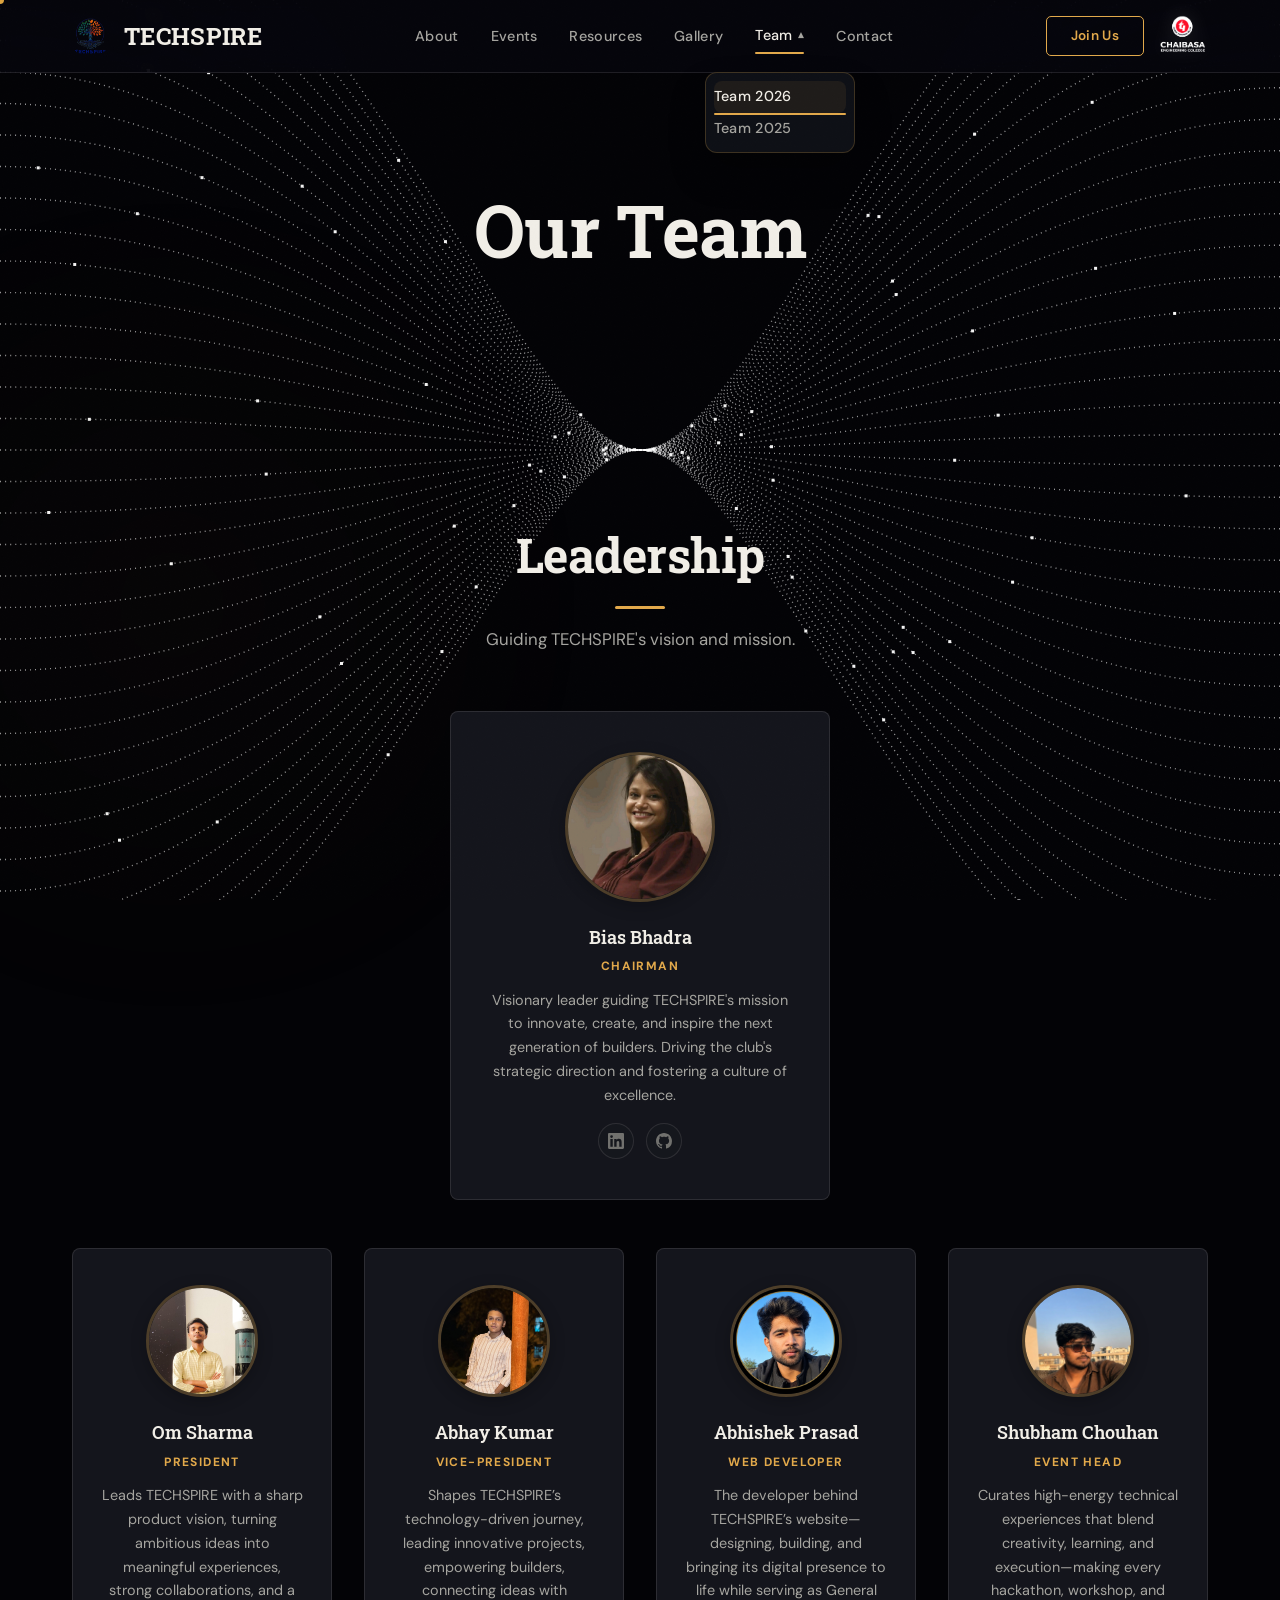
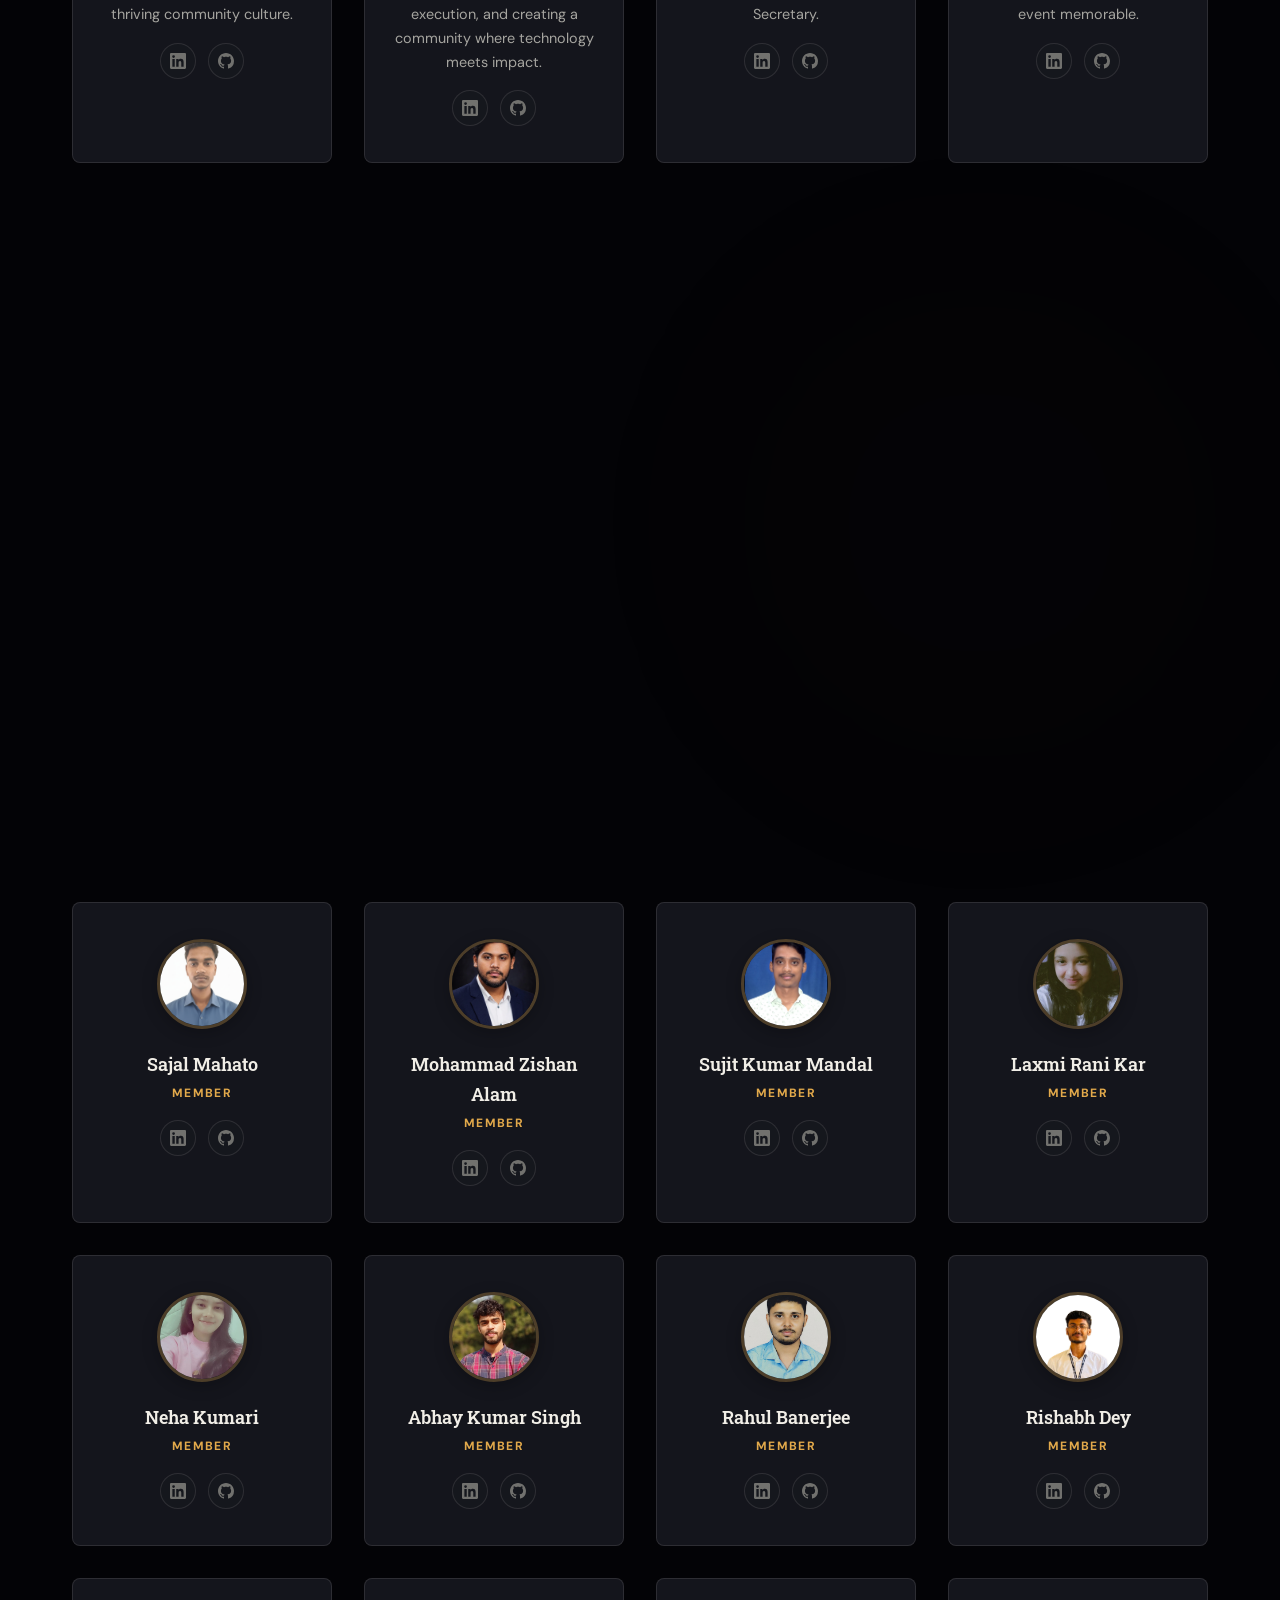
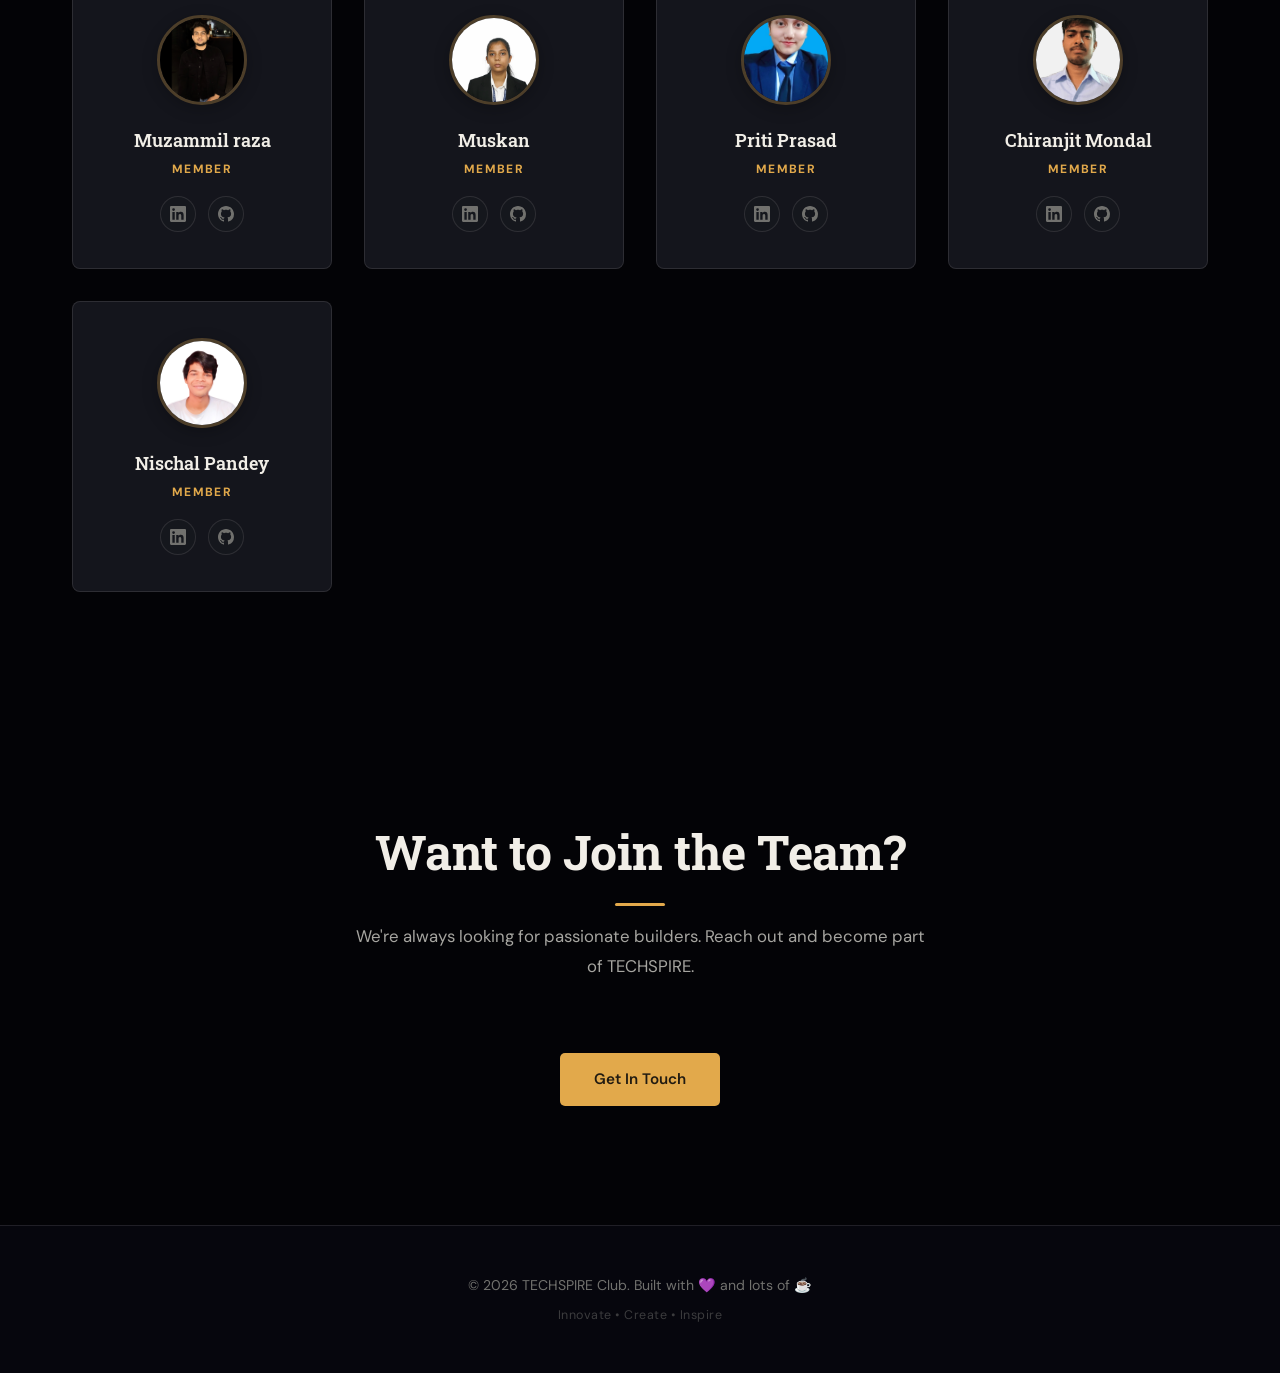
<file: Techspire_Club-main/team.html>
<!doctype html>
<html lang="en">
  <head>
    <meta charset="UTF-8" />
    <meta name="viewport" content="width=device-width, initial-scale=1.0" />
    <title>Team — TECHSPIRE</title>
    <meta
      name="description"
      content="Meet the TECHSPIRE team — the students who innovate, create, and inspire."
    />
    <link rel="preconnect" href="https://fonts.googleapis.com" />
    <link rel="preconnect" href="https://fonts.gstatic.com" crossorigin />
    <link
      href="https://fonts.googleapis.com/css2?family=DM+Sans:wght@400;500;600;700&family=Roboto+Slab:wght@400;500;600;700&display=swap"
      rel="stylesheet"
    />
    <link rel="stylesheet" href="styles.css" />
    <link rel="icon" type="image/png" href="logo.png" />
  </head>
  <body>
    <!-- Noise texture overlay -->
    <div class="noise-overlay" aria-hidden="true"></div>
    <canvas
      id="team-flow-canvas"
      class="team-flow-background"
      aria-hidden="true"
    ></canvas>

    <!-- ===== NAVBAR ===== -->
    <header class="navbar scrolled" id="navbar">
      <nav class="nav-container">
        <a href="index.html" class="nav-logo" id="nav-logo">
          <img src="logo.png" alt="TECHSPIRE" class="nav-logo-img" />
          TECHSPIRE
        </a>
        <ul class="nav-links" id="nav-links">
          <li><a href="index.html#about">About</a></li>
          <li><a href="event2.html">Events</a></li>
          <li><a href="index.html#resources">Resources</a></li>
          <li><a href="gallery.html">Gallery</a></li>
          <li class="nav-item--dropdown open">
            <a href="team.html" class="nav-dropdown-trigger active">
              Team <span class="nav-arrow">▾</span>
            </a>
            <ul class="nav-dropdown-menu">
              <li><a href="team.html" class="active">Team 2026</a></li>
              <li><a href="team-2025.html">Team 2025</a></li>
            </ul>
          </li>
          <li><a href="index.html#contact">Contact</a></li>
        </ul>
        <div class="nav-actions">
          <a
            href="index.html#contact"
            class="nav-cta magnetic-btn"
            id="nav-cta-btn"
            >Join Us</a
          >
          <img
            src="Assets/logo/white_logo.png"
            alt="TECHSPIRE mark"
            class="nav-action-mark"
          />
        </div>
        <button
          class="nav-toggle"
          id="nav-toggle"
          aria-label="Toggle navigation"
        >
          <span></span><span></span><span></span>
        </button>
      </nav>
    </header>

    <main>
      <!-- ===== TEAM HERO ===== -->
      <section class="page-hero">
        <div class="page-hero-content">
          <h1 class="gradient-text">Our Team</h1>
          <!-- <p class="hero-tagline">
            The brilliant minds behind TECHSPIRE — Innovate • Create • Inspire
          </p> -->
        </div>
      </section>

      <!-- ===== LEADERSHIP ===== -->
      <div class="section-glow section-glow--about" aria-hidden="true"></div>
      <section class="section" id="leadership">
        <h2 class="section-title scroll-reveal">Leadership</h2>
        <p class="section-subtitle scroll-reveal">
          Guiding TECHSPIRE's vision and mission.
        </p>

        <!-- Chairman - featured large card -->
        <div class="team-featured scroll-reveal">
          <div class="spotlight-card team-featured-card">
            <div class="spotlight-overlay"></div>
            <img
              src="lead.png"
              alt="Bias Bhadra"
              class="team-photo team-photo-lg"
            />
            <h3 class="team-name">Bias Bhadra</h3>
            <span class="team-role">Chairman</span>
            <p class="team-bio">
              Visionary leader guiding TECHSPIRE's mission to innovate, create,
              and inspire the next generation of builders. Driving the club's
              strategic direction and fostering a culture of excellence.
            </p>
          </div>
        </div>

        <!-- Core Leadership Grid -->
        <div class="cards-grid team-grid" style="margin-top: 3rem">
          <div class="spotlight-card scroll-reveal">
            <div class="spotlight-overlay"></div>
            <img
              src="Assets/leaders/OM SHARMA.jpeg"
              alt="Om Sharma"
              class="team-photo"
            />
            <h3 class="team-name">Om Sharma</h3>
            <span class="team-role">President</span>
            <p class="team-bio">
              Leads TECHSPIRE with a sharp product vision, turning ambitious
              ideas into meaningful experiences, strong collaborations, and a
              thriving community culture.
            </p>
            <div class="team-socials">
              <a
                href="https://www.linkedin.com/in/omsharma2005"
                target="_blank"
                class="team-social-link"
                aria-label="LinkedIn"
              >
                <svg viewBox="0 0 24 24" fill="currentColor">
                  <path
                    d="M20.447 20.452h-3.554v-5.569c0-1.328-.027-3.037-1.852-3.037-1.853 0-2.136 1.445-2.136 2.939v5.667H9.351V9h3.414v1.561h.046c.477-.9 1.637-1.85 3.37-1.85 3.601 0 4.267 2.37 4.267 5.455v6.286zM5.337 7.433a2.062 2.062 0 01-2.063-2.065 2.064 2.064 0 112.063 2.065zm1.782 13.019H3.555V9h3.564v11.452zM22.225 0H1.771C.792 0 0 .774 0 1.729v20.542C0 23.227.792 24 1.771 24h20.451C23.2 24 24 23.227 24 22.271V1.729C24 .774 23.2 0 22.222 0h.003z"
                  />
                </svg>
              </a>
              <a
                href="https://github.com/Epicbracelet221"
                target="_blank"
                class="team-social-link"
                aria-label="GitHub"
              >
                <svg viewBox="0 0 24 24" fill="currentColor">
                  <path
                    d="M12 0C5.37 0 0 5.37 0 12c0 5.31 3.435 9.795 8.205 11.385.6.105.825-.255.825-.57 0-.285-.015-1.23-.015-2.235-3.015.555-3.795-.735-4.035-1.41-.135-.345-.72-1.41-1.23-1.695-.42-.225-1.02-.78-.015-.795.945-.015 1.62.87 1.845 1.23 1.08 1.815 2.805 1.305 3.495.99.105-.78.42-1.305.765-1.605-2.67-.3-5.46-1.335-5.46-5.925 0-1.305.465-2.385 1.23-3.225-.12-.3-.54-1.53.12-3.18 0 0 1.005-.315 3.3 1.23.96-.27 1.98-.405 3-.405s2.04.135 3 .405c2.295-1.56 3.3-1.23 3.3-1.23.66 1.65.24 2.88.12 3.18.765.84 1.23 1.905 1.23 3.225 0 4.605-2.805 5.625-5.475 5.925.435.375.81 1.095.81 2.22 0 1.605-.015 2.895-.015 3.3 0 .315.225.69.825.57A12.02 12.02 0 0024 12c0-6.63-5.37-12-12-12z"
                  />
                </svg>
              </a>
            </div>
          </div>

          <div class="spotlight-card scroll-reveal">
            <div class="spotlight-overlay"></div>
            <img
              src="Assets/leaders/ABHAY KUMAR.jpg"
              alt="Abhay Kumar"
              class="team-photo"
            />
            <h3 class="team-name">Abhay Kumar</h3>
            <span class="team-role">Vice-President</span>
            <p class="team-bio">
              Shapes TECHSPIRE’s technology-driven journey, leading innovative
              projects, empowering builders, connecting ideas with execution,
              and creating a community where technology meets impact.
            </p>
            <div class="team-socials">
              <a
                href="https://www.linkedin.com/in/abhay-kumar-gamedev"
                target="_blank"
                class="team-social-link"
                aria-label="LinkedIn"
              >
                <svg viewBox="0 0 24 24" fill="currentColor">
                  <path
                    d="M20.447 20.452h-3.554v-5.569c0-1.328-.027-3.037-1.852-3.037-1.853 0-2.136 1.445-2.136 2.939v5.667H9.351V9h3.414v1.561h.046c.477-.9 1.637-1.85 3.37-1.85 3.601 0 4.267 2.37 4.267 5.455v6.286zM5.337 7.433a2.062 2.062 0 01-2.063-2.065 2.064 2.064 0 112.063 2.065zm1.782 13.019H3.555V9h3.564v11.452zM22.225 0H1.771C.792 0 0 .774 0 1.729v20.542C0 23.227.792 24 1.771 24h20.451C23.2 24 24 23.227 24 22.271V1.729C24 .774 23.2 0 22.222 0h.003z"
                  />
                </svg>
              </a>
              <a
                href="https://github.com/abhaykrdev"
                target="_blank"
                class="team-social-link"
                aria-label="GitHub"
              >
                <svg viewBox="0 0 24 24" fill="currentColor">
                  <path
                    d="M12 0C5.37 0 0 5.37 0 12c0 5.31 3.435 9.795 8.205 11.385.6.105.825-.255.825-.57 0-.285-.015-1.23-.015-2.235-3.015.555-3.795-.735-4.035-1.41-.135-.345-.72-1.41-1.23-1.695-.42-.225-1.02-.78-.015-.795.945-.015 1.62.87 1.845 1.23 1.08 1.815 2.805 1.305 3.495.99.105-.78.42-1.305.765-1.605-2.67-.3-5.46-1.335-5.46-5.925 0-1.305.465-2.385 1.23-3.225-.12-.3-.54-1.53.12-3.18 0 0 1.005-.315 3.3 1.23.96-.27 1.98-.405 3-.405s2.04.135 3 .405c2.295-1.56 3.3-1.23 3.3-1.23.66 1.65.24 2.88.12 3.18.765.84 1.23 1.905 1.23 3.225 0 4.605-2.805 5.625-5.475 5.925.435.375.81 1.095.81 2.22 0 1.605-.015 2.895-.015 3.3 0 .315.225.69.825.57A12.02 12.02 0 0024 12c0-6.63-5.37-12-12-12z"
                  />
                </svg>
              </a>
            </div>
          </div>

          <div class="spotlight-card scroll-reveal">
            <div class="spotlight-overlay"></div>
            <img
              src="Assets/leaders/ABHISHEK PRASAD.png"
              alt="Abhishek Prasad"
              class="team-photo"
            />
            <h3 class="team-name">Abhishek Prasad</h3>
            <span class="team-role">Web Developer</span>
            <p class="team-bio">
              The developer behind TECHSPIRE’s website—designing, building, and
              bringing its digital presence to life while serving as General
              Secretary.
            </p>
            <div class="team-socials">
              <a
                href="https://www.linkedin.com/in/abhishek-prasad-963"
                target="_blank"
                class="team-social-link"
                aria-label="LinkedIn"
              >
                <svg viewBox="0 0 24 24" fill="currentColor">
                  <path
                    d="M20.447 20.452h-3.554v-5.569c0-1.328-.027-3.037-1.852-3.037-1.853 0-2.136 1.445-2.136 2.939v5.667H9.351V9h3.414v1.561h.046c.477-.9 1.637-1.85 3.37-1.85 3.601 0 4.267 2.37 4.267 5.455v6.286zM5.337 7.433a2.062 2.062 0 01-2.063-2.065 2.064 2.064 0 112.063 2.065zm1.782 13.019H3.555V9h3.564v11.452zM22.225 0H1.771C.792 0 0 .774 0 1.729v20.542C0 23.227.792 24 1.771 24h20.451C23.2 24 24 23.227 24 22.271V1.729C24 .774 23.2 0 22.222 0h.003z"
                  />
                </svg>
              </a>
              <a
                href="https://github.com/Abhishekprasad963"
                target="_blank"
                class="team-social-link"
                aria-label="GitHub"
              >
                <svg viewBox="0 0 24 24" fill="currentColor">
                  <path
                    d="M12 0C5.37 0 0 5.37 0 12c0 5.31 3.435 9.795 8.205 11.385.6.105.825-.255.825-.57 0-.285-.015-1.23-.015-2.235-3.015.555-3.795-.735-4.035-1.41-.135-.345-.72-1.41-1.23-1.695-.42-.225-1.02-.78-.015-.795.945-.015 1.62.87 1.845 1.23 1.08 1.815 2.805 1.305 3.495.99.105-.78.42-1.305.765-1.605-2.67-.3-5.46-1.335-5.46-5.925 0-1.305.465-2.385 1.23-3.225-.12-.3-.54-1.53.12-3.18 0 0 1.005-.315 3.3 1.23.96-.27 1.98-.405 3-.405s2.04.135 3 .405c2.295-1.56 3.3-1.23 3.3-1.23.66 1.65.24 2.88.12 3.18.765.84 1.23 1.905 1.23 3.225 0 4.605-2.805 5.625-5.475 5.925.435.375.81 1.095.81 2.22 0 1.605-.015 2.895-.015 3.3 0 .315.225.69.825.57A12.02 12.02 0 0024 12c0-6.63-5.37-12-12-12z"
                  />
                </svg>
              </a>
            </div>
          </div>

          <!-- added shubham -->
          <div class="spotlight-card scroll-reveal">
            <div class="spotlight-overlay"></div>
            <img
              src="Assets/leaders/Shubham Chouhan.jpg"
              alt="Shubham Chouhan"
              class="team-photo"
            />
            <h3 class="team-name">Shubham Chouhan</h3>
            <span class="team-role">Event Head</span>
            <p class="team-bio">
              Curates high-energy technical experiences that blend creativity,
              learning, and execution—making every hackathon, workshop, and
              event memorable.
            </p>
            <div class="team-socials">
              <a
                href="https://www.linkedin.com/in/shubham-chouhan-501403296"
                target="_blank"
                class="team-social-link"
                aria-label="LinkedIn"
              >
                <svg viewBox="0 0 24 24" fill="currentColor">
                  <path
                    d="M20.447 20.452h-3.554v-5.569c0-1.328-.027-3.037-1.852-3.037-1.853 0-2.136 1.445-2.136 2.939v5.667H9.351V9h3.414v1.561h.046c.477-.9 1.637-1.85 3.37-1.85 3.601 0 4.267 2.37 4.267 5.455v6.286zM5.337 7.433a2.062 2.062 0 01-2.063-2.065 2.064 2.064 0 112.063 2.065zm1.782 13.019H3.555V9h3.564v11.452zM22.225 0H1.771C.792 0 0 .774 0 1.729v20.542C0 23.227.792 24 1.771 24h20.451C23.2 24 24 23.227 24 22.271V1.729C24 .774 23.2 0 22.222 0h.003z"
                  />
                </svg>
              </a>
              <a
                href="https://github.com/shubham-116"
                target="_blank"
                class="team-social-link"
                aria-label="GitHub"
              >
                <svg viewBox="0 0 24 24" fill="currentColor">
                  <path
                    d="M12 0C5.37 0 0 5.37 0 12c0 5.31 3.435 9.795 8.205 11.385.6.105.825-.255.825-.57 0-.285-.015-1.23-.015-2.235-3.015.555-3.795-.735-4.035-1.41-.135-.345-.72-1.41-1.23-1.695-.42-.225-1.02-.78-.015-.795.945-.015 1.62.87 1.845 1.23 1.08 1.815 2.805 1.305 3.495.99.105-.78.42-1.305.765-1.605-2.67-.3-5.46-1.335-5.46-5.925 0-1.305.465-2.385 1.23-3.225-.12-.3-.54-1.53.12-3.18 0 0 1.005-.315 3.3 1.23.96-.27 1.98-.405 3-.405s2.04.135 3 .405c2.295-1.56 3.3-1.23 3.3-1.23.66 1.65.24 2.88.12 3.18.765.84 1.23 1.905 1.23 3.225 0 4.605-2.805 5.625-5.475 5.925.435.375.81 1.095.81 2.22 0 1.605-.015 2.895-.015 3.3 0 .315.225.69.825.57A12.02 12.02 0 0024 12c0-6.63-5.37-12-12-12z"
                  />
                </svg>
              </a>
            </div>
          </div>
          <!-- added shubham in team -->
        </div>
      </section>

      <!-- ===== TEAM MEMBERS ===== -->
      <div class="section-glow section-glow--events" aria-hidden="true"></div>
      <section class="section" id="members">
        <h2 class="section-title scroll-reveal">Team Members</h2>
        <p class="section-subtitle scroll-reveal">
          The builders who make it all happen.
        </p>

        <div class="cards-grid team-grid">
          <div class="spotlight-card scroll-reveal">
            <div class="spotlight-overlay"></div>
            <img
              src="Assets/1772026312072 - Sumit Kumar_CSE.jpg"
              alt="Sumit Kumar"
              class="team-photo"
            />
            <h3 class="team-name">Sumit Kumar</h3>
            <span class="team-role">Member</span>
          </div>

          <div class="spotlight-card scroll-reveal">
            <div class="spotlight-overlay"></div>
            <img
              src="Assets/IMG-20260225-WA0017 - VEDANT KUMAR_CSE.jpg"
              alt="VEDANT KUMAR "
              class="team-photo"
            />
            <h3 class="team-name">Vedant Kumar</h3>
            <span class="team-role">Member</span>
          </div>

          <div class="spotlight-card scroll-reveal">
            <div class="spotlight-overlay"></div>
            <img
              src="Assets/IMG_20221222_125154 (1) - Nikhil Kumar Rajak.jpeg"
              alt="Nikhil Kumar Rajak"
              class="team-photo"
            />
            <h3 class="team-name">Nikhil Kumar Rajak</h3>
            <span class="team-role">Member</span>
          </div>

          <div class="spotlight-card scroll-reveal">
            <div class="spotlight-overlay"></div>
            <img
              src="Assets/PP - Md Sarwar.png"
              alt="Md Sarwar"
              class="team-photo"
            />
            <h3 class="team-name">Md Sarwar</h3>
            <span class="team-role">Member</span>
          </div>

          <div class="spotlight-card scroll-reveal">
            <div class="spotlight-overlay"></div>
            <img
              src="Assets/IMG_20251109_141415 - Sajal Mahato.jpg"
              alt="Sajal Mahato"
              class="team-photo"
            />
            <h3 class="team-name">Sajal Mahato</h3>
            <span class="team-role">Member</span>
          </div>

          <div class="spotlight-card scroll-reveal">
            <div class="spotlight-overlay"></div>
            <img
              src="Assets/IMG_20260225_202021 - Mohammad Zishan Alam.png"
              alt="Mohammad Zishan Alam"
              class="team-photo"
            />
            <h3 class="team-name">Mohammad Zishan Alam</h3>
            <span class="team-role">Member</span>
          </div>

          <div class="spotlight-card scroll-reveal">
            <div class="spotlight-overlay"></div>
            <img
              src="Assets/DSC_1005 - Sujit kumar Mandal.JPG"
              alt="Sujit Kumar Mandal"
              class="team-photo"
            />
            <h3 class="team-name">Sujit Kumar Mandal</h3>
            <span class="team-role">Member</span>
          </div>

          <div class="spotlight-card scroll-reveal">
            <div class="spotlight-overlay"></div>
            <img
              src="Assets/file_000000007b84720897716544842a05ed - Laxmi Rani Kar.png"
              alt="Laxmi Rani Kar"
              class="team-photo"
            />
            <h3 class="team-name">Laxmi Rani Kar</h3>
            <span class="team-role">Member</span>
          </div>

          <div class="spotlight-card scroll-reveal">
            <div class="spotlight-overlay"></div>
            <img
              src="Assets/IMG-20260101-WA0038 - Neha Kumari.jpg"
              alt="Neha Kumari"
              class="team-photo"
            />
            <h3 class="team-name">Neha Kumari</h3>
            <span class="team-role">Member</span>
          </div>

          <div class="spotlight-card scroll-reveal">
            <div class="spotlight-overlay"></div>
            <img
              src="Assets/IMG_20251209_010819-1 - Abhay Kumar Singh.jpg"
              alt="Abhay Kumar Singh"
              class="team-photo"
            />
            <h3 class="team-name">Abhay Kumar Singh</h3>
            <span class="team-role">Member</span>
          </div>

          <div class="spotlight-card scroll-reveal">
            <div class="spotlight-overlay"></div>
            <img
              src="Assets/IMG_20260225_203317 - Rahul Banerjee.jpg"
              alt="Rahul Banerjee"
              class="team-photo"
            />
            <h3 class="team-name">Rahul Banerjee</h3>
            <span class="team-role">Member</span>
          </div>

          <div class="spotlight-card scroll-reveal">
            <div class="spotlight-overlay"></div>
            <img
              src="Assets/IMG_2352_1_-removebg-preview - Rishabh Dey.png"
              alt="Rishabh Dey"
              class="team-photo"
            />
            <h3 class="team-name">Rishabh Dey</h3>
            <span class="team-role">Member</span>
          </div>

          <div class="spotlight-card scroll-reveal">
            <div class="spotlight-overlay"></div>
            <img
              src="Assets/Muzammil raza.jpeg"
              alt="Muzammil raza"
              class="team-photo"
            />
            <h3 class="team-name">Muzammil raza</h3>
            <span class="team-role">Member</span>
          </div>

          <div class="spotlight-card scroll-reveal">
            <div class="spotlight-overlay"></div>
            <img
              src="Assets/photo - Muskan.png"
              alt="Muskan"
              class="team-photo"
            />
            <h3 class="team-name">Muskan</h3>
            <span class="team-role">Member</span>
          </div>
          <div class="spotlight-card scroll-reveal">
            <div class="spotlight-overlay"></div>
            <img
              src="Assets/Priti prasad.jpg"
              alt="Priti prasad"
              class="team-photo"
            />
            <h3 class="team-name">Priti Prasad</h3>
            <span class="team-role">Member</span>
          </div>

          <div class="spotlight-card scroll-reveal">
            <div class="spotlight-overlay"></div>
            <img
              src="Assets/Pi7_Passport_Photo (1) - Chiranjit Mondal.jpeg"
              alt="Chiranjit Mondal"
              class="team-photo"
            />
            <h3 class="team-name">Chiranjit Mondal</h3>
            <span class="team-role">Member</span>
          </div>

          <div class="spotlight-card scroll-reveal">
            <div class="spotlight-overlay"></div>
            <img
              src="Assets/Picsart_24-11-28_21-01-53-702 - Nischal Pandey.jpg"
              alt="Nischal Pandey"
              class="team-photo"
            />
            <h3 class="team-name">Nischal Pandey</h3>
            <span class="team-role">Member</span>
          </div>
        </div>
      </section>

      <!-- ===== JOIN CTA ===== -->
      <section class="section" style="text-align: center">
        <div class="scroll-reveal">
          <h2 class="section-title">Want to Join the Team?</h2>
          <p class="section-subtitle">
            We're always looking for passionate builders. Reach out and become
            part of TECHSPIRE.
          </p>
          <a
            href="join-soon.html"
            class="btn-primary magnetic-btn"
            style="display: inline-block; margin-top: 1rem"
            >Get In Touch</a
          >
        </div>
      </section>
    </main>

    <!-- ===== FOOTER ===== -->
    <footer class="footer">
      <p>
        &copy; 2026 TECHSPIRE Club. Built with
        <span class="footer-heart">💜</span> and lots of ☕
      </p>
      <p class="footer-sub">Innovate • Create • Inspire</p>
    </footer>

    <script src="script.js"></script>
  </body>
</html>
</file>
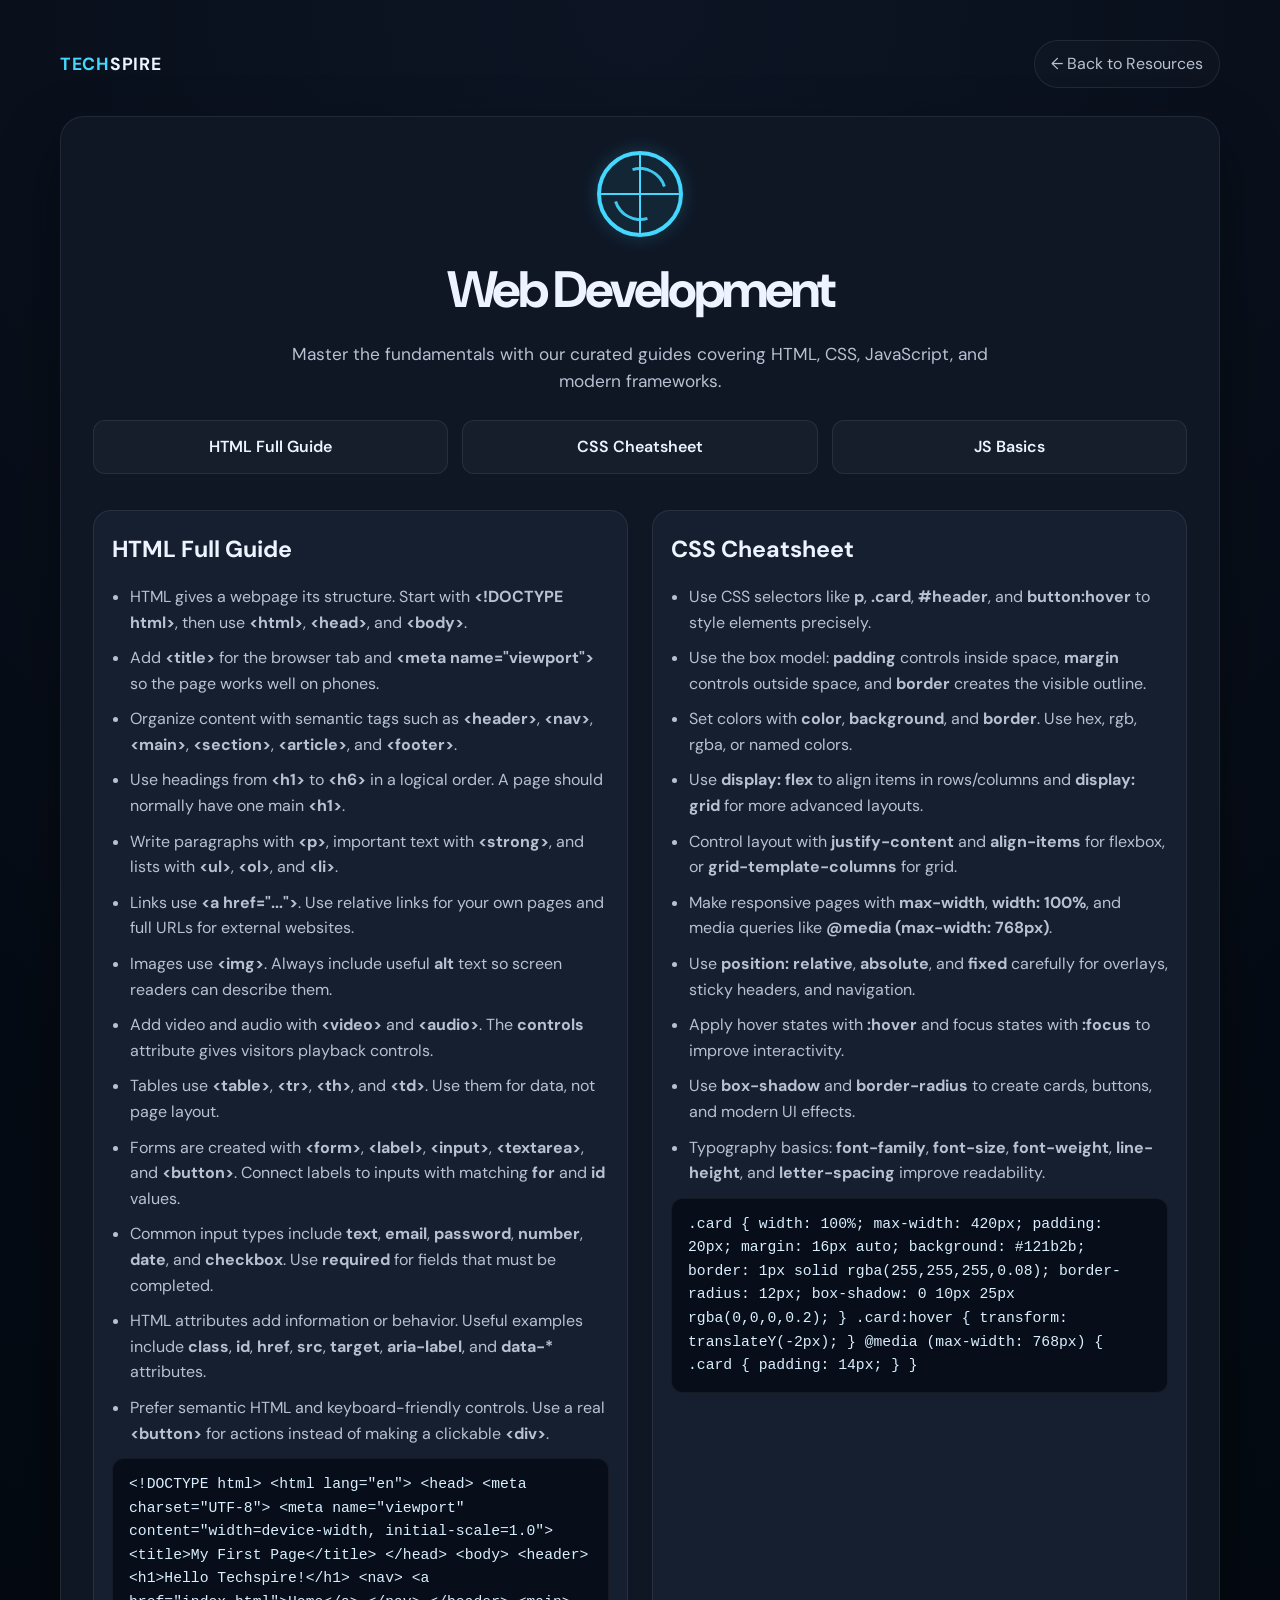
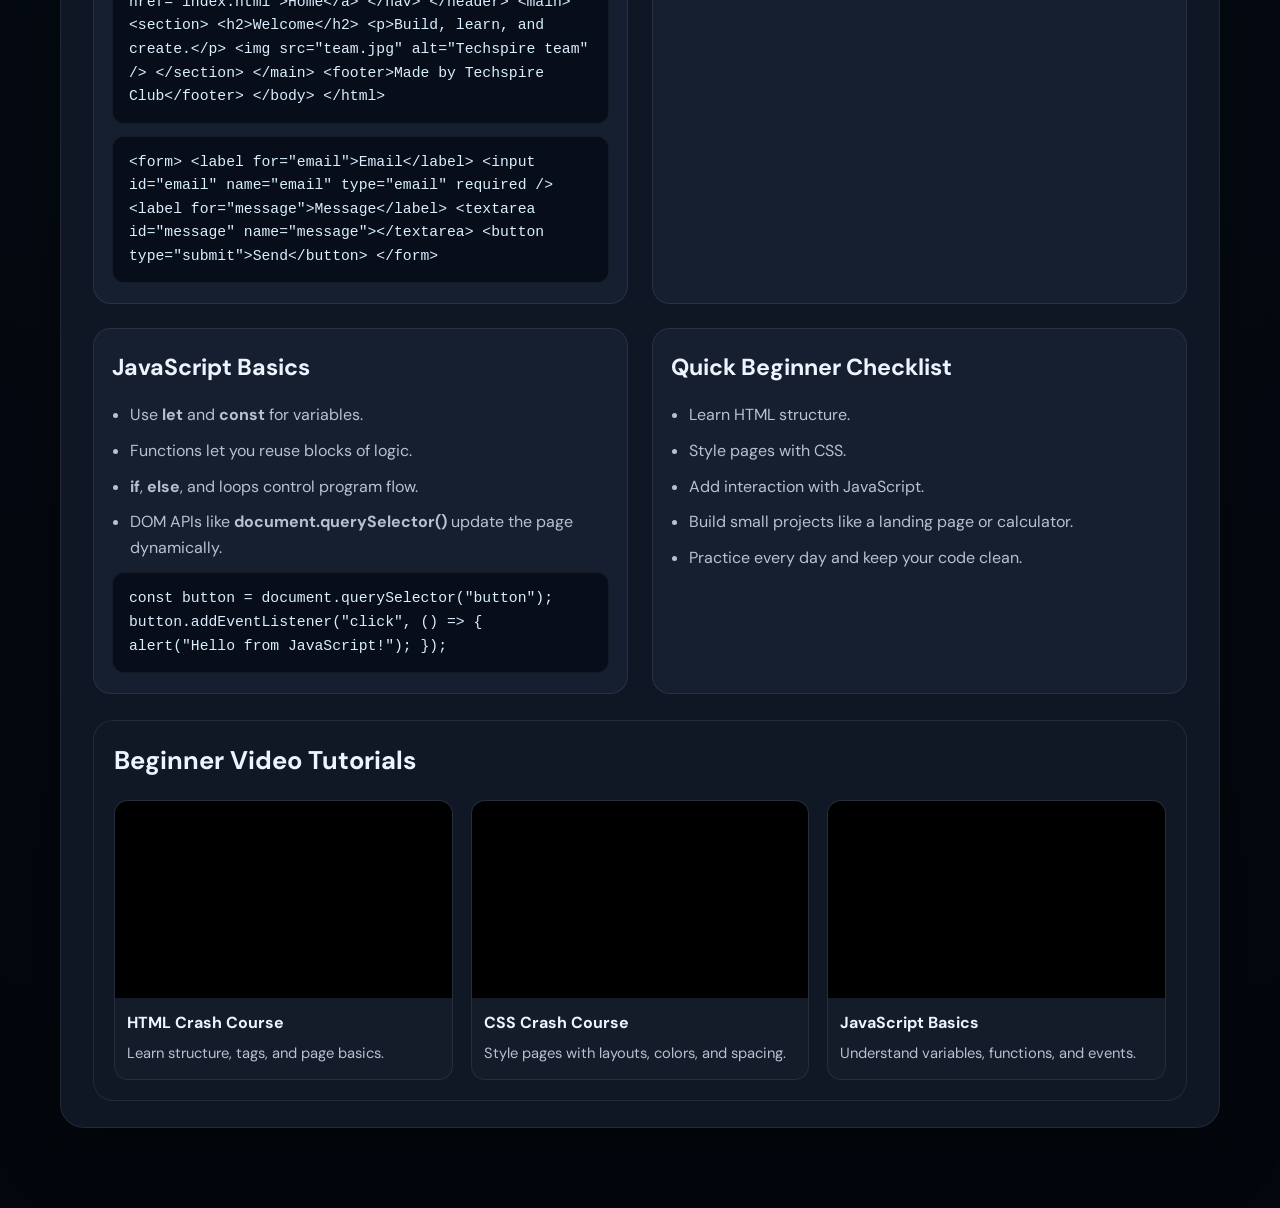
<file: Techspire_Club-main/web-development.html>
<!doctype html>
<html lang="en">
  <head>
    <meta charset="UTF-8" />
    <meta name="viewport" content="width=device-width, initial-scale=1.0" />
    <title>Web Development | Techspire</title>
    <link rel="preconnect" href="https://fonts.googleapis.com" />
    <link rel="preconnect" href="https://fonts.gstatic.com" crossorigin />
    <link
      href="https://fonts.googleapis.com/css2?family=DM+Sans:wght@400;500;600;700&family=Inter:wght@400;500;600;700;800&display=swap"
      rel="stylesheet"
    />
    <style>
      :root {
        --bg-dark: #070d18;
        --bg-panel: rgba(17, 24, 39, 0.92);
        --bg-soft: rgba(24, 33, 49, 0.9);
        --panel-border: rgba(255, 255, 255, 0.08);
        --text: #edf3ff;
        --muted: #b8c0d1;
        --cyan: #44d7ff;
        --cyan-soft: rgba(68, 215, 255, 0.14);
        --orange: #ff9d5c;
        --yellow: #ffd166;
        --green: #6ee7b7;
        --shadow: rgba(0, 0, 0, 0.4);
      }

      * {
        box-sizing: border-box;
      }

      html {
        scroll-behavior: smooth;
      }

      body {
        margin: 0;
        font-family: "DM Sans", "Inter", sans-serif;
        background: radial-gradient(
          circle at top,
          #0d1524 0%,
          #050b14 42%,
          #03070d 100%
        );
        color: var(--text);
        line-height: 1.6;
      }

      a {
        color: inherit;
        text-decoration: none;
      }

      .page-shell {
        max-width: 1200px;
        margin: 0 auto;
        padding: 40px 20px 80px;
      }

      .topbar {
        display: flex;
        align-items: center;
        justify-content: space-between;
        margin-bottom: 28px;
      }

      .brand {
        font-weight: 700;
        letter-spacing: 0.04em;
        font-size: 1.1rem;
      }

      .brand span {
        color: var(--cyan);
      }

      .back-link {
        display: inline-flex;
        align-items: center;
        gap: 8px;
        color: var(--muted);
        padding: 10px 16px;
        border-radius: 999px;
        border: 1px solid var(--panel-border);
        background: rgba(255, 255, 255, 0.02);
      }

      .hero-card {
        background: var(--bg-panel);
        border: 1px solid var(--panel-border);
        border-radius: 24px;
        padding: 34px 32px 26px;
        box-shadow: 0 24px 60px var(--shadow);
      }

      .hero-inner {
        display: flex;
        align-items: center;
        justify-content: center;
        gap: 18px;
        margin-bottom: 12px;
      }

      .globe {
        width: 86px;
        height: 86px;
        border-radius: 50%;
        border: 4px solid var(--cyan);
        background: rgba(68, 215, 255, 0.08);
        position: relative;
        box-shadow: 0 0 18px rgba(68, 215, 255, 0.2);
      }

      .globe::before,
      .globe::after {
        content: "";
        position: absolute;
        inset: 0;
        border-radius: 50%;
      }

      .globe::before {
        background:
          linear-gradient(
            to right,
            transparent 49%,
            var(--cyan) 49% 51%,
            transparent 51%
          ),
          linear-gradient(
            to bottom,
            transparent 49%,
            var(--cyan) 49% 51%,
            transparent 51%
          );
      }

      .globe::after {
        inset: 12px;
        border: 3px solid rgba(68, 215, 255, 0.9);
        border-left-color: transparent;
        border-right-color: transparent;
        transform: rotate(28deg);
      }

      h1 {
        margin: 0 0 10px;
        font-size: clamp(2.4rem, 4vw, 4rem);
        font-weight: 800;
        letter-spacing: -0.06em;
        text-align: center;
      }

      .subtitle {
        max-width: 760px;
        margin: 0 auto 24px;
        text-align: center;
        color: var(--muted);
        font-size: 1.08rem;
      }

      .quick-grid {
        display: grid;
        grid-template-columns: repeat(3, minmax(160px, 1fr));
        gap: 14px;
        margin-bottom: 36px;
      }

      .quick-grid a {
        display: flex;
        justify-content: center;
        align-items: center;
        min-height: 54px;
        background: rgba(255, 255, 255, 0.03);
        border: 1px solid var(--panel-border);
        border-radius: 12px;
        font-weight: 600;
        transition:
          transform 0.2s ease,
          border-color 0.2s ease;
      }

      .quick-grid a:hover {
        transform: translateY(-2px);
        border-color: rgba(255, 255, 255, 0.18);
      }

      .content-grid {
        display: grid;
        grid-template-columns: 1fr 1fr;
        gap: 24px;
      }

      .card {
        background: var(--bg-soft);
        border: 1px solid var(--panel-border);
        border-radius: 18px;
        padding: 20px 18px;
      }

      .card h2 {
        margin: 0 0 16px;
        font-size: 1.45rem;
      }

      .card ul {
        margin: 0;
        padding-left: 18px;
        color: var(--muted);
      }

      .card li {
        margin-bottom: 10px;
      }

      .code-block {
        background: rgba(7, 13, 24, 0.9);
        border: 1px solid rgba(255, 255, 255, 0.05);
        border-radius: 12px;
        padding: 14px 16px;
        margin-top: 12px;
        color: #d9efff;
        overflow-x: auto;
        font-family: Consolas, monospace;
        font-size: 0.92rem;
      }

      .video-card {
        margin-top: 26px;
        background: var(--bg-panel);
        border: 1px solid var(--panel-border);
        border-radius: 20px;
        padding: 20px;
      }

      .video-card h2 {
        margin: 0 0 18px;
        font-size: 1.6rem;
      }

      .video-grid {
        display: grid;
        grid-template-columns: repeat(3, minmax(220px, 1fr));
        gap: 18px;
      }

      .video-item {
        background: rgba(255, 255, 255, 0.02);
        border: 1px solid var(--panel-border);
        border-radius: 14px;
        overflow: hidden;
      }

      .video-frame {
        position: relative;
        width: 100%;
        aspect-ratio: 16 / 9;
        background: #000;
      }

      .video-frame iframe {
        width: 100%;
        height: 100%;
        border: 0;
      }

      .video-meta {
        padding: 12px 12px 14px;
      }

      .video-meta strong {
        display: block;
        margin-bottom: 4px;
      }

      .video-meta span {
        color: var(--muted);
        font-size: 0.92rem;
      }

      @media (max-width: 860px) {
        .content-grid,
        .video-grid,
        .quick-grid {
          grid-template-columns: 1fr;
        }

        .topbar {
          flex-direction: column;
          align-items: flex-start;
          gap: 12px;
        }
      }
    </style>
  </head>
  <body>
    <div class="page-shell">
      <div class="topbar">
        <div class="brand"><span>TECH</span>SPIRE</div>
        <a href="index.html" class="back-link">← Back to Resources</a>
      </div>

      <main class="hero-card">
        <div class="hero-inner">
          <div class="globe" aria-hidden="true"></div>
        </div>

        <h1>Web Development</h1>
        <p class="subtitle">
          Master the fundamentals with our curated guides covering HTML, CSS,
          JavaScript, and modern frameworks.
        </p>

        <div class="quick-grid">
          <a href="#html-section">HTML Full Guide</a>
          <a href="#css-section">CSS Cheatsheet</a>
          <a href="#js-section">JS Basics</a>
        </div>

        <div class="content-grid">
          <section class="card" id="html-section">
            <h2>HTML Full Guide</h2>
            <ul>
              <li>
                HTML gives a webpage its structure. Start with
                <strong>&lt;!DOCTYPE html&gt;</strong>, then use
                <strong>&lt;html&gt;</strong>, <strong>&lt;head&gt;</strong>,
                and <strong>&lt;body&gt;</strong>.
              </li>
              <li>
                Add <strong>&lt;title&gt;</strong> for the browser tab and
                <strong>&lt;meta name="viewport"&gt;</strong> so the page works
                well on phones.
              </li>
              <li>
                Organize content with semantic tags such as
                <strong>&lt;header&gt;</strong>, <strong>&lt;nav&gt;</strong>,
                <strong>&lt;main&gt;</strong>, <strong>&lt;section&gt;</strong>,
                <strong>&lt;article&gt;</strong>, and
                <strong>&lt;footer&gt;</strong>.
              </li>
              <li>
                Use headings from <strong>&lt;h1&gt;</strong> to
                <strong>&lt;h6&gt;</strong> in a logical order. A page should
                normally have one main <strong>&lt;h1&gt;</strong>.
              </li>
              <li>
                Write paragraphs with <strong>&lt;p&gt;</strong>, important
                text with <strong>&lt;strong&gt;</strong>, and lists with
                <strong>&lt;ul&gt;</strong>, <strong>&lt;ol&gt;</strong>, and
                <strong>&lt;li&gt;</strong>.
              </li>
              <li>
                Links use <strong>&lt;a href="..."&gt;</strong>. Use relative
                links for your own pages and full URLs for external websites.
              </li>
              <li>
                Images use <strong>&lt;img&gt;</strong>. Always include useful
                <strong>alt</strong> text so screen readers can describe them.
              </li>
              <li>
                Add video and audio with <strong>&lt;video&gt;</strong> and
                <strong>&lt;audio&gt;</strong>. The
                <strong>controls</strong> attribute gives visitors playback
                controls.
              </li>
              <li>
                Tables use <strong>&lt;table&gt;</strong>,
                <strong>&lt;tr&gt;</strong>, <strong>&lt;th&gt;</strong>, and
                <strong>&lt;td&gt;</strong>. Use them for data, not page layout.
              </li>
              <li>
                Forms are created with <strong>&lt;form&gt;</strong>,
                <strong>&lt;label&gt;</strong>, <strong>&lt;input&gt;</strong>,
                <strong>&lt;textarea&gt;</strong>, and
                <strong>&lt;button&gt;</strong>. Connect labels to inputs with
                matching <strong>for</strong> and <strong>id</strong> values.
              </li>
              <li>
                Common input types include <strong>text</strong>,
                <strong>email</strong>, <strong>password</strong>,
                <strong>number</strong>, <strong>date</strong>, and
                <strong>checkbox</strong>. Use <strong>required</strong> for
                fields that must be completed.
              </li>
              <li>
                HTML attributes add information or behavior. Useful examples
                include <strong>class</strong>, <strong>id</strong>,
                <strong>href</strong>, <strong>src</strong>,
                <strong>target</strong>, <strong>aria-label</strong>, and
                <strong>data-*</strong> attributes.
              </li>
              <li>
                Prefer semantic HTML and keyboard-friendly controls. Use a real
                <strong>&lt;button&gt;</strong> for actions instead of making a
                clickable <strong>&lt;div&gt;</strong>.
              </li>
            </ul>
            <div class="code-block">
              &lt;!DOCTYPE html&gt; &lt;html lang="en"&gt; &lt;head&gt;
              &lt;meta charset="UTF-8"&gt; &lt;meta name="viewport"
              content="width=device-width, initial-scale=1.0"&gt;
              &lt;title&gt;My First Page&lt;/title&gt; &lt;/head&gt; &lt;body&gt;
              &lt;header&gt; &lt;h1&gt;Hello Techspire!&lt;/h1&gt; &lt;nav&gt; &lt;a
              href="index.html"&gt;Home&lt;/a&gt; &lt;/nav&gt; &lt;/header&gt; &lt;main&gt;
              &lt;section&gt; &lt;h2&gt;Welcome&lt;/h2&gt; &lt;p&gt;Build, learn, and
              create.&lt;/p&gt; &lt;img src="team.jpg" alt="Techspire team"
              /&gt; &lt;/section&gt; &lt;/main&gt; &lt;footer&gt;Made by Techspire
              Club&lt;/footer&gt; &lt;/body&gt; &lt;/html&gt;
            </div>
            <div class="code-block">
              &lt;form&gt; &lt;label for="email"&gt;Email&lt;/label&gt; &lt;input
              id="email" name="email" type="email" required /&gt; &lt;label
              for="message"&gt;Message&lt;/label&gt; &lt;textarea id="message"
              name="message"&gt;&lt;/textarea&gt; &lt;button
              type="submit"&gt;Send&lt;/button&gt; &lt;/form&gt;
            </div>
          </section>

          <section class="card" id="css-section">
            <h2>CSS Cheatsheet</h2>
            <ul>
              <li>
                Use CSS selectors like <strong>p</strong>,
                <strong>.card</strong>, <strong>#header</strong>, and
                <strong>button:hover</strong> to style elements precisely.
              </li>
              <li>
                Use the box model: <strong>padding</strong> controls inside
                space, <strong>margin</strong> controls outside space, and
                <strong>border</strong> creates the visible outline.
              </li>
              <li>
                Set colors with <strong>color</strong>,
                <strong>background</strong>, and <strong>border</strong>. Use
                hex, rgb, rgba, or named colors.
              </li>
              <li>
                Use <strong>display: flex</strong> to align items in
                rows/columns and <strong>display: grid</strong> for more
                advanced layouts.
              </li>
              <li>
                Control layout with <strong>justify-content</strong> and
                <strong>align-items</strong> for flexbox, or
                <strong>grid-template-columns</strong> for grid.
              </li>
              <li>
                Make responsive pages with <strong>max-width</strong>,
                <strong>width: 100%</strong>, and media queries like
                <strong>@media (max-width: 768px)</strong>.
              </li>
              <li>
                Use <strong>position: relative</strong>,
                <strong>absolute</strong>, and <strong>fixed</strong> carefully
                for overlays, sticky headers, and navigation.
              </li>
              <li>
                Apply hover states with <strong>:hover</strong> and focus states
                with <strong>:focus</strong> to improve interactivity.
              </li>
              <li>
                Use <strong>box-shadow</strong> and
                <strong>border-radius</strong> to create cards, buttons, and
                modern UI effects.
              </li>
              <li>
                Typography basics: <strong>font-family</strong>,
                <strong>font-size</strong>, <strong>font-weight</strong>,
                <strong>line-height</strong>, and
                <strong>letter-spacing</strong> improve readability.
              </li>
            </ul>
            <div class="code-block">
              .card { width: 100%; max-width: 420px; padding: 20px; margin: 16px
              auto; background: #121b2b; border: 1px solid
              rgba(255,255,255,0.08); border-radius: 12px; box-shadow: 0 10px
              25px rgba(0,0,0,0.2); } .card:hover { transform: translateY(-2px);
              } @media (max-width: 768px) { .card { padding: 14px; } }
            </div>
          </section>

          <section class="card" id="js-section">
            <h2>JavaScript Basics</h2>
            <ul>
              <li>
                Use <strong>let</strong> and <strong>const</strong> for
                variables.
              </li>
              <li>Functions let you reuse blocks of logic.</li>
              <li>
                <strong>if</strong>, <strong>else</strong>, and loops control
                program flow.
              </li>
              <li>
                DOM APIs like <strong>document.querySelector()</strong> update
                the page dynamically.
              </li>
            </ul>
            <div class="code-block">
              const button = document.querySelector("button");
              button.addEventListener("click", () =&gt; { alert("Hello from
              JavaScript!"); });
            </div>
          </section>

          <section class="card">
            <h2>Quick Beginner Checklist</h2>
            <ul>
              <li>Learn HTML structure.</li>
              <li>Style pages with CSS.</li>
              <li>Add interaction with JavaScript.</li>
              <li>Build small projects like a landing page or calculator.</li>
              <li>Practice every day and keep your code clean.</li>
            </ul>
          </section>
        </div>

        <div class="video-card">
          <h2>Beginner Video Tutorials</h2>
          <div class="video-grid">
            <div class="video-item">
              <div class="video-frame">
                <iframe
                  src="https://www.youtube.com/embed/pQN-pnXPaVg"
                  title="HTML tutorial"
                  allow="
                    accelerometer;
                    autoplay;
                    clipboard-write;
                    encrypted-media;
                    gyroscope;
                    picture-in-picture;
                  "
                  allowfullscreen
                ></iframe>
              </div>
              <div class="video-meta">
                <strong>HTML Crash Course</strong>
                <span>Learn structure, tags, and page basics.</span>
              </div>
            </div>

            <div class="video-item">
              <div class="video-frame">
                <iframe
                  src="https://www.youtube.com/embed/1Rs2ND1ryYc"
                  title="CSS tutorial"
                  allow="
                    accelerometer;
                    autoplay;
                    clipboard-write;
                    encrypted-media;
                    gyroscope;
                    picture-in-picture;
                  "
                  allowfullscreen
                ></iframe>
              </div>
              <div class="video-meta">
                <strong>CSS Crash Course</strong>
                <span>Style pages with layouts, colors, and spacing.</span>
              </div>
            </div>

            <div class="video-item">
              <div class="video-frame">
                <iframe
                  src="https://www.youtube.com/embed/W6NZfCO5SIk"
                  title="JavaScript tutorial"
                  allow="
                    accelerometer;
                    autoplay;
                    clipboard-write;
                    encrypted-media;
                    gyroscope;
                    picture-in-picture;
                  "
                  allowfullscreen
                ></iframe>
              </div>
              <div class="video-meta">
                <strong>JavaScript Basics</strong>
                <span>Understand variables, functions, and events.</span>
              </div>
            </div>
          </div>
        </div>
      </main>
    </div>
  </body>
</html>
</file>
<file: Techspire_Club-main/styles.css>
/* ============================================================
  TECHSPIRE — Technical club design system
  A restrained dark palette with editorial type and tactile UI.
  ============================================================ */

/* ---------- CSS Custom Properties ---------- */
:root {
  /* Deep layered backgrounds */
  --bg-void: #030306;
  --bg-primary: #06060d;
  --bg-secondary: #0d0d18;
  --bg-tertiary: #131322;
  --bg-surface: #101116;
  --bg-glass: #15171d;
  --bg-glass-strong: #1a1c23;

  /* Refined accent palette */
  --accent-1: #e2a94b;       /* Warm amber — primary brand */
  --accent-2: #7ca7c7;       /* Muted blue — highlights */
  --accent-3: #c87855;       /* Copper — secondary */
  --accent-4: #c95c5c;       /* Rose — alerts / energy */
  --accent-5: #5fa37b;       /* Green — success */
  --accent-warm: #e2a94b;

  /* Glow colors (lower opacity for shadows / ambient) */
  --glow-indigo: rgba(226, 169, 75, 0.16);
  --glow-cyan: rgba(124, 167, 199, 0.12);
  --glow-purple: rgba(200, 120, 85, 0.12);
  --glow-rose: rgba(201, 92, 92, 0.1);

  /* Text hierarchy */
  --text-primary: #f1eee7;
  --text-secondary: #a6a5a0;
  --text-muted: #71716e;
  --text-body: #c2c0b9;

  /* Typography */
  --font-heading: 'Roboto Slab', Georgia, serif;
  --font-body: 'DM Sans', sans-serif;

  /* Borders */
  --border-subtle: rgba(241, 238, 231, 0.11);
  --border-hover: rgba(226, 169, 75, 0.46);

  /* Radii */
  --radius-sm: 5px;
  --radius-md: 8px;
  --radius-lg: 12px;
  --radius-xl: 8px;

  /* Transitions */
  --transition-fast: 0.2s cubic-bezier(0.4, 0, 0.2, 1);
  --transition-medium: 0.4s cubic-bezier(0.4, 0, 0.2, 1);
  --transition-slow: 0.7s cubic-bezier(0.4, 0, 0.2, 1);
}

/* ---------- Reset & Base ---------- */
*,
*::before,
*::after {
  margin: 0;
  padding: 0;
  box-sizing: border-box;
}

html {
  scroll-behavior: smooth;
  scroll-padding-top: 80px;
}

body {
  background-color: var(--bg-void);
  font-family: var(--font-body);
  color: var(--text-body);
  overflow-x: hidden;
  line-height: 1.65;
  -webkit-font-smoothing: antialiased;
  -moz-osx-font-smoothing: grayscale;
}

::selection {
  background: var(--accent-1);
  color: #ffffff;
}

/* Premium scrollbar */
::-webkit-scrollbar {
  width: 6px;
}
::-webkit-scrollbar-track {
  background: var(--bg-void);
}
::-webkit-scrollbar-thumb {
  background: linear-gradient(180deg, var(--accent-1), var(--accent-3));
  border-radius: 3px;
}
::-webkit-scrollbar-thumb:hover {
  background: linear-gradient(180deg, var(--accent-2), var(--accent-1));
}

a {
  text-decoration: none;
  color: inherit;
}

img {
  max-width: 100%;
  display: block;
}

/* ============================================================
   NOISE TEXTURE OVERLAY — premium film grain
   ============================================================ */
.noise-overlay {
  position: fixed;
  inset: 0;
  z-index: 9000;
  pointer-events: none;
  opacity: 0.012;
  background-image: url("data:image/svg+xml,%3Csvg viewBox='0 0 256 256' xmlns='http://www.w3.org/2000/svg'%3E%3Cfilter id='n'%3E%3CfeTurbulence type='fractalNoise' baseFrequency='0.85' numOctaves='4' stitchTiles='stitch'/%3E%3C/filter%3E%3Crect width='100%25' height='100%25' filter='url(%23n)'/%3E%3C/svg%3E");
  background-repeat: repeat;
  background-size: 180px 180px;
}

/* ============================================================
   SECTION AMBIENT GLOWS — large blurred orbs behind sections
   ============================================================ */
.section-glow {
  position: absolute;
  width: min(600px, 70vw);
  height: min(600px, 70vw);
  border-radius: 50%;
  filter: blur(160px);
  pointer-events: none;
  z-index: 0;
  opacity: 0.4;
}

.section-glow--about {
  background: radial-gradient(circle, var(--glow-indigo), transparent 70%);
  left: -10%;
  margin-top: -100px;
}

.section-glow--events {
  background: radial-gradient(circle, var(--glow-purple), transparent 70%);
  right: 0;
  margin-top: -50px;
}

.section-glow--team {
  background: radial-gradient(circle, var(--glow-cyan), transparent 70%);
  left: 0;
  margin-top: -80px;
}

/* ---------- Custom Cursor ---------- */
.cursor-dot {
  width: 8px;
  height: 8px;
  background: var(--accent-1);
  border-radius: 50%;
  position: fixed;
  top: 0;
  left: 0;
  pointer-events: none;
  z-index: 9999;
  mix-blend-mode: difference;
  transform: translate(-50%, -50%);
}

.cursor-outline {
  width: 36px;
  height: 36px;
  border: 2px solid var(--accent-2);
  border-radius: 50%;
  position: fixed;
  top: 0;
  left: 0;
  pointer-events: none;
  z-index: 9998;
  opacity: 0.35;
  transform: translate(-50%, -50%);
  transition: width 0.3s ease, height 0.3s ease, opacity 0.3s ease, border-color 0.3s ease;
}

.cursor-outline.cursor-hover {
  width: 56px;
  height: 56px;
  opacity: 0.5;
  border-color: var(--accent-3);
}

/* ============================================================
   NAVBAR
   ============================================================ */
.navbar {
  position: fixed;
  top: 0;
  left: 0;
  width: 100%;
  z-index: 1000;
  background: rgba(6, 6, 13, 0.88);
  backdrop-filter: blur(8px);
  -webkit-backdrop-filter: blur(8px);
  border-bottom: 1px solid var(--border-subtle);
  transition: background var(--transition-medium), box-shadow var(--transition-medium);
}

.navbar.scrolled {
  background: rgba(6, 6, 13, 0.96);
  box-shadow: 0 4px 18px rgba(0, 0, 0, 0.28), 0 1px 0 var(--border-subtle);
}

.nav-container {
  max-width: 1200px;
  margin: 0 auto;
  padding: 0 2rem;
  display: flex;
  align-items: center;
  justify-content: space-between;
  height: 72px;
}

.nav-logo {
  display: inline-flex;
  align-items: center;
  gap: 0.5rem;
  font-family: var(--font-heading);
  font-size: 1.5rem;
  font-weight: 700;
  line-height: 1;
  color: var(--text-primary);
  letter-spacing: 0.3px;
  transition: filter var(--transition-fast);
}

.nav-logo:hover {
  color: var(--accent-1);
}

.nav-logo-img {
  width: 36px;
  height: 36px;
  border-radius: 10px;
  object-fit: contain;
  vertical-align: middle;
  margin-right: 8px;
}

.nav-links {
  display: flex;
  list-style: none;
  gap: 2rem;
  align-items: center;
}

.nav-actions {
  display: flex;
  align-items: center;
  gap: 0.75rem;
}

.nav-action-mark {
  width: 52px;
  height: 53px;
  object-fit: contain;
  display: block;
  flex-shrink: 0;
  filter: drop-shadow(0 0 10px rgba(255, 255, 255, 0.12));
}

.nav-item--dropdown {
  position: relative;
}

.nav-dropdown-trigger {
  display: inline-flex;
  align-items: center;
  gap: 0.35rem;
}

.nav-arrow {
  font-size: 0.75rem;
  line-height: 1;
  color: var(--text-secondary);
  transition: transform 0.2s ease;
}

.nav-item--dropdown.open .nav-arrow {
  transform: rotate(180deg);
}

.nav-dropdown-menu {
  position: absolute;
  top: calc(100% + 0.75rem);
  left: 50%;
  transform: translateX(-50%) translateY(8px);
  min-width: 150px;
  background: rgba(16, 18, 25, 0.9);
  border: 1px solid rgba(226, 169, 75, 0.22);
  border-radius: 12px;
  list-style: none;
  padding: 0.5rem;
  display: none;
  box-shadow: 0 20px 35px rgba(0, 0, 0, 0.28);
  backdrop-filter: blur(10px);
  z-index: 20;
}

.nav-item--dropdown.open .nav-dropdown-menu {
  display: block;
}

.nav-dropdown-menu li {
  margin: 0;
}

.nav-dropdown-menu a {
  display: block;
  padding: 0.65rem 0.8rem;
  border-radius: 8px;
  color: var(--text-primary);
  font-size: 0.82rem;
}

.nav-dropdown-menu a:hover,
.nav-dropdown-menu a.active {
  background: rgba(226, 169, 75, 0.08);
}

.nav-links a {
  font-size: 0.9rem;
  font-weight: 500;
  color: var(--text-secondary);
  position: relative;
  padding: 4px 0;
  transition: color var(--transition-fast);
  letter-spacing: 0.3px;
}

.nav-links a::after {
  content: '';
  position: absolute;
  bottom: -2px;
  left: 0;
  width: 0;
  height: 2px;
  background: var(--accent-1);
  transition: width 0.3s ease;
  border-radius: 1px;
  box-shadow: none;
}

.nav-links a:hover,
.nav-links a.active {
  color: var(--text-primary);
}

.nav-links a:hover::after,
.nav-links a.active::after {
  width: 100%;
}

.nav-cta {
  font-size: 0.85rem;
  font-weight: 600;
  padding: 8px 24px;
  border: 1.5px solid var(--accent-1);
  border-radius: var(--radius-sm);
  color: var(--accent-1);
  transition: all var(--transition-fast);
  letter-spacing: 0.3px;
}

.nav-cta:hover {
  background: var(--accent-1);
  color: #ffffff;
  box-shadow: 0 3px 10px rgba(0, 0, 0, 0.25);
}

/* Mobile hamburger */
.nav-toggle {
  display: none;
  flex-direction: column;
  gap: 5px;
  background: none;
  border: none;
  cursor: pointer;
  padding: 4px;
  z-index: 1001;
}

.nav-toggle span {
  display: block;
  width: 24px;
  height: 2px;
  background: var(--text-primary);
  border-radius: 2px;
  transition: all 0.3s ease;
}

.nav-toggle.active span:nth-child(1) {
  transform: rotate(45deg) translate(5px, 5px);
}
.nav-toggle.active span:nth-child(2) {
  opacity: 0;
}
.nav-toggle.active span:nth-child(3) {
  transform: rotate(-45deg) translate(5px, -5px);
}

/* ============================================================
   HERO SECTION
   ============================================================ */
.hero {
  min-height: 100vh;
  display: flex;
  align-items: center;
  justify-content: center;
  position: relative;
  overflow: hidden;
  /* Subtle radial vignette */
  background: radial-gradient(ellipse 80% 60% at 50% 40%, var(--bg-secondary) 0%, var(--bg-void) 100%);
}

.hero-bg {
  position: absolute;
  inset: 0;
  z-index: 0;
}

.hero-canvas {
  position: absolute;
  width: 100%;
  height: 100%;
  top: 0;
  left: 0;
  display: block;
  cursor: crosshair;
}

.hero-content {
  position: relative;
  z-index: 1;
  text-align: center;
  padding: 0 2rem;
  max-width: 900px;
  pointer-events: none;
}

.hero-content > * {
  pointer-events: auto;
}

/* Gradient text — multi-stop premium gradient */
.gradient-text {
  font-family: var(--font-heading);
  font-size: clamp(2.5rem, 6vw, 5.5rem);
  font-weight: 700;
  line-height: 1.05;
  letter-spacing: -0.6px;
  color: var(--text-primary);
}

.hero-tagline {
  font-size: clamp(1.1rem, 2.5vw, 1.4rem);
  color: var(--text-secondary);
  margin-top: 1.5rem;
  font-weight: 400;
}

#typewriter {
  color: var(--accent-2);
  font-weight: 600;
  border-right: 2px solid var(--accent-2);
  padding-right: 4px;
  animation: blink 0.8s step-end infinite;
}

.hero-cta-group {
  display: flex;
  gap: 1rem;
  justify-content: center;
  margin-top: 2.5rem;
  flex-wrap: wrap;
}

.btn-primary {
  display: inline-block;
  background: var(--accent-1);
  color: #211b11;
  padding: 14px 34px;
  border-radius: var(--radius-sm);
  font-weight: 600;
  font-size: 0.95rem;
  font-family: var(--font-body);
  border: none;
  cursor: pointer;
  transition: all var(--transition-fast);
  text-align: center;
  position: relative;
  overflow: hidden;
}

.btn-primary:hover {
  box-shadow: 0 4px 12px rgba(0, 0, 0, 0.28);
  transform: translateY(-2px);
}

.btn-outline {
  display: inline-block;
  border: 1px solid var(--border-hover);
  color: var(--accent-1);
  padding: 13px 32px;
  border-radius: var(--radius-sm);
  font-weight: 600;
  font-size: 0.95rem;
  font-family: var(--font-body);
  background: transparent;
  cursor: pointer;
  transition: all var(--transition-fast);
  text-align: center;
}

.btn-outline:hover {
  background: rgba(226, 169, 75, 0.12);
  color: var(--text-primary);
  box-shadow: 0 4px 12px rgba(0, 0, 0, 0.18);
  transform: translateY(-2px);
}

.scroll-indicator {
  position: absolute;
  bottom: 2rem;
  left: 50%;
  color: var(--text-muted);
  animation: bounce 2.5s cubic-bezier(0.4, 0, 0.2, 1) infinite;
  z-index: 1;
}

/* Hero stagger entrance */
@keyframes fadeInUp {
  from {
    opacity: 0;
    transform: translateY(30px);
  }
  to {
    opacity: 1;
    transform: translateY(0);
  }
}

.hero-content > * {
  opacity: 0;
  animation: fadeInUp 1s cubic-bezier(0.16, 1, 0.3, 1) forwards;
}
.hero-content > *:nth-child(1) { animation-delay: 0.3s; }
.hero-content > *:nth-child(2) { animation-delay: 0.6s; }
.hero-content > *:nth-child(3) { animation-delay: 0.9s; }

/* ============================================================
   KEYFRAMES
   ============================================================ */
@keyframes shimmer {
  0% { background-position: 0% 50%; }
  50% { background-position: 100% 50%; }
  100% { background-position: 0% 50%; }
}

@keyframes blink {
  50% { border-color: transparent; }
}

@keyframes bounce {
  0%, 100% { transform: translateY(0) translateX(-50%); }
  50% { transform: translateY(-10px) translateX(-50%); }
}

@property --angle {
  syntax: '<angle>';
  initial-value: 0deg;
  inherits: false;
}

@keyframes rotate-border {
  to { --angle: 360deg; }
}

/* ============================================================
   SECTIONS — General
   ============================================================ */
.section {
  padding: 110px 2rem;
  max-width: 1200px;
  margin: 0 auto;
  position: relative;
  z-index: 1;
}

.section-title {
  font-family: var(--font-heading);
  font-size: clamp(2rem, 4vw, 3rem);
  font-weight: 700;
  text-align: center;
  margin-bottom: 1rem;
  color: var(--text-primary);
  position: relative;
  letter-spacing: -0.5px;
}

.section-title::after {
  content: '';
  display: block;
  width: 50px;
  height: 3px;
  background: var(--accent-1);
  margin: 0.75rem auto 0;
  border-radius: 2px;
  box-shadow: none;
}

#about .section-subtitle {
  text-align: justify;
  color: var(--text-secondary);
  max-width: 980px;
  margin: 0 auto 3.5rem;
  font-size: 1.05rem;
  line-height: 1.75;
}

.section-subtitle {
  text-align: center;
  color: var(--text-secondary);
  max-width: 580px;
  margin: 0 auto 3.5rem;
  font-size: 1.05rem;
  line-height: 1.75;
}

/* ============================================================
   SCROLL REVEAL
   ============================================================ */
.scroll-reveal {
  opacity: 0;
  transform: translateY(40px);
  transition: opacity 0.8s cubic-bezier(0.16, 1, 0.3, 1), transform 0.8s cubic-bezier(0.16, 1, 0.3, 1);
}

.scroll-reveal.revealed {
  opacity: 1;
  transform: translateY(0);
}

.scroll-reveal:nth-child(2) { transition-delay: 0.1s; }
.scroll-reveal:nth-child(3) { transition-delay: 0.2s; }
.scroll-reveal:nth-child(4) { transition-delay: 0.3s; }
.scroll-reveal:nth-child(5) { transition-delay: 0.4s; }
.scroll-reveal:nth-child(6) { transition-delay: 0.5s; }

/* ============================================================
   STATS GRID
   ============================================================ */
.stats-grid {
  display: grid;
  grid-template-columns: repeat(auto-fit, minmax(200px, 1fr));
  gap: 1.5rem;
  margin-top: 2rem;
}

.stat-card {
  background: var(--bg-glass);
  border: 1px solid var(--border-subtle);
  border-radius: var(--radius-md);
  padding: 2rem 1.5rem;
  text-align: center;
  transition: transform 0.4s cubic-bezier(0.16, 1, 0.3, 1), border-color 0.3s ease, box-shadow 0.3s ease;
}

.stat-card:hover {
  transform: translateY(-3px);
  border-color: var(--border-hover);
  box-shadow: 0 8px 22px rgba(0, 0, 0, 0.2);
}

.counter {
  font-size: 3.2rem;
  font-weight: 800;
  font-family: var(--font-heading);
  color: var(--accent-1);
  display: block;
  line-height: 1;
}

.stat-label {
  color: var(--text-muted);
  font-size: 0.8rem;
  margin-top: 0.6rem;
  text-transform: uppercase;
  letter-spacing: 1.3px;
  font-weight: 600;
}

/* ============================================================
   CARDS GRID
   ============================================================ */
.cards-grid {
  display: grid;
  grid-template-columns: repeat(auto-fit, minmax(320px, 1fr));
  gap: 2rem;
}

.team-grid {
  grid-template-columns: repeat(auto-fit, minmax(260px, 1fr));
}

/* ============================================================
   3D TILT CARDS — rich glass with layered depth
   ============================================================ */
.tilt-card {
  background: var(--bg-glass-strong);
  border: 1px solid var(--border-subtle);
  border-radius: var(--radius-md);
  padding: 2rem;
  transition: box-shadow 0.4s ease, border-color 0.3s ease;
  transform-style: preserve-3d;
  will-change: transform;
}

.tilt-card:hover {
  border-color: var(--border-hover);
  box-shadow: 0 12px 28px rgba(0, 0, 0, 0.25);
}

/* ============================================================
   ANIMATED BORDER — conic gradient rotation
   ============================================================ */
.animated-border {
  position: relative;
  overflow: visible;
  background: transparent;
  border: none;
  z-index: 0;
}

.animated-border::before {
  content: '';
  position: absolute;
  inset: -2px;
  background: var(--border-hover);
  border-radius: calc(var(--radius-lg) + 2px);
  z-index: -2;
  animation: none;
  opacity: 0;
  transition: opacity 0.5s ease;
}

.animated-border:hover::before {
  opacity: 1;
}

.animated-border::after {
  content: '';
  position: absolute;
  inset: 1px;
  background: var(--bg-secondary);
  border-radius: calc(var(--radius-lg) - 1px);
  z-index: -1;
}

/* ============================================================
   SPOTLIGHT CARDS (Team) — cursor-follow radial glow
   ============================================================ */
.spotlight-card {
  position: relative;
  overflow: hidden;
  background: var(--bg-glass-strong);
  border: 1px solid var(--border-subtle);
  border-radius: var(--radius-md);
  padding: 2.25rem 1.75rem;
  text-align: center;
  transition: border-color 0.3s ease, box-shadow 0.3s ease, transform 0.3s ease;
}

.spotlight-card:hover {
  border-color: var(--border-hover);
  transform: translateY(-4px);
  box-shadow: 0 10px 24px rgba(0, 0, 0, 0.24);
}

.spotlight-overlay {
  position: absolute;
  inset: 0;
  pointer-events: none;
  opacity: 0;
  transition: opacity 0.4s ease;
  border-radius: inherit;
  background: radial-gradient(circle at 50% 50%, rgba(226, 169, 75, 0.08), transparent 55%);
}

.spotlight-card:hover .spotlight-overlay {
  opacity: 1;
}

/* Team card internals */
.team-avatar {
  width: 80px;
  height: 80px;
  border-radius: 50%;
  display: flex;
  align-items: center;
  justify-content: center;
  font-size: 1.4rem;
  font-weight: 700;
  font-family: var(--font-heading);
  color: #ffffff;
  margin: 0 auto 1.25rem;
  background: var(--accent-1);
  color: #211b11;
  box-shadow: none;
}

.team-name {
  font-family: var(--font-heading);
  font-size: 1.15rem;
  color: var(--text-primary);
  margin-bottom: 0.3rem;
  font-weight: 600;
}

.team-role {
  color: var(--accent-1);
  font-size: 0.75rem;
  font-weight: 700;
  text-transform: uppercase;
  letter-spacing: 1.4px;
  margin-bottom: 0.75rem;
  display: block;
}

.team-bio {
  color: var(--text-secondary);
  font-size: 0.9rem;
  line-height: 1.65;
}

/* ============================================================
   EVENT / PROJECT CARD CONTENT
   ============================================================ */
.card-icon {
  font-size: 2.5rem;
  margin-bottom: 1rem;
  position: relative;
  z-index: 1;
}

.card-title {
  font-family: var(--font-heading);
  font-size: 1.25rem;
  color: var(--text-primary);
  margin-bottom: 0.5rem;
  font-weight: 600;
  position: relative;
  z-index: 1;
  letter-spacing: -0.3px;
}

.card-description {
  color: var(--text-secondary);
  font-size: 0.93rem;
  line-height: 1.65;
  margin-bottom: 1rem;
  position: relative;
  z-index: 1;
}

.card-date {
  display: inline-block;
  background: rgba(226, 169, 75, 0.1);
  color: var(--accent-1);
  padding: 5px 14px;
  border-radius: var(--radius-sm);
  font-size: 0.78rem;
  font-weight: 600;
  margin-bottom: 0.75rem;
  position: relative;
  z-index: 1;
  border: 1px solid rgba(226, 169, 75, 0.2);
}

.card-tags {
  display: flex;
  gap: 0.5rem;
  flex-wrap: wrap;
  margin: 0.75rem 0 1rem;
  position: relative;
  z-index: 1;
}

.tag {
  background: rgba(124, 167, 199, 0.1);
  color: var(--accent-3);
  padding: 4px 12px;
  border-radius: var(--radius-sm);
  font-size: 0.72rem;
  font-weight: 600;
  border: 1px solid rgba(124, 167, 199, 0.2);
  letter-spacing: 0.3px;
}

.card-link {
  color: var(--accent-2);
  font-weight: 600;
  font-size: 0.9rem;
  transition: letter-spacing 0.3s ease, color 0.3s ease;
  position: relative;
  z-index: 1;
  display: inline-block;
  margin-top: 0.5rem;
}

.card-link:hover {
  letter-spacing: 1.5px;
  color: var(--text-primary);
}

/* ============================================================
   CONTACT SECTION
   ============================================================ */
.contact-wrapper {
  max-width: 600px;
  margin: 0 auto;
}

.contact-form {
  display: flex;
  flex-direction: column;
  gap: 1.25rem;
}

.glow-input {
  background: var(--bg-surface);
  border: 1px solid var(--border-subtle);
  border-radius: var(--radius-sm);
  padding: 14px 18px;
  color: var(--text-primary);
  font-family: var(--font-body);
  font-size: 0.95rem;
  transition: border-color 0.3s ease, box-shadow 0.3s ease, background 0.3s ease;
  outline: none;
  width: 100%;
}

.glow-input:focus {
  border-color: var(--accent-1);
  background: var(--bg-glass);
  box-shadow: 0 0 0 3px var(--glow-indigo);
}

.glow-input::placeholder {
  color: var(--text-muted);
}

textarea.glow-input {
  min-height: 150px;
  resize: vertical;
}

.contact-form .btn-primary {
  align-self: flex-start;
}

.contact-form .btn-primary.success {
  background: var(--accent-5);
  box-shadow: 0 4px 12px rgba(16, 185, 129, 0.2);
}

.contact-email {
  text-align: center;
  margin-top: 2rem;
  color: var(--text-secondary);
  font-size: 0.95rem;
}

.contact-email a {
  color: var(--accent-1);
  font-weight: 600;
  transition: filter var(--transition-fast);
}

.contact-email a:hover {
  filter: brightness(1.3);
}

/* Social links */
.social-links {
  display: flex;
  gap: 1.25rem;
  justify-content: center;
  margin-top: 2rem;
}

.social-link {
  width: 46px;
  height: 46px;
  display: flex;
  align-items: center;
  justify-content: center;
  border-radius: 50%;
  border: 1px solid var(--border-subtle);
  color: var(--text-muted);
  transition: all 0.3s ease;
  background: var(--bg-surface);
}

.social-link:hover {
  border-color: var(--accent-1);
  color: var(--accent-1);
  transform: translateY(-3px);
  box-shadow: 0 5px 14px rgba(0, 0, 0, 0.2);
  background: var(--bg-glass);
}

.social-link svg {
  width: 20px;
  height: 20px;
}

/* ============================================================
   MAGNETIC BUTTONS
   ============================================================ */
.magnetic-btn {
  transition: transform 0.2s ease;
}

/* ============================================================
   FOOTER
   ============================================================ */
.footer {
  padding: 3rem 2rem;
  text-align: center;
  border-top: 1px solid var(--border-subtle);
  color: var(--text-muted);
  font-size: 0.88rem;
  background: var(--bg-primary);
}

.footer-heart {
  display: inline;
}

.footer-sub {
  font-size: 0.78rem;
  margin-top: 0.5rem;
  opacity: 0.5;
  letter-spacing: 0.5px;
}

/* ============================================================
   RESPONSIVE — Tablet (768px)
   ============================================================ */
@media (max-width: 768px) {
  .nav-toggle {
    display: flex;
  }

  .nav-links {
    position: fixed;
    top: 0;
    right: -100%;
    width: 280px;
    height: 100vh;
    background: rgba(6, 6, 13, 0.98);
    backdrop-filter: blur(24px);
    -webkit-backdrop-filter: blur(24px);
    flex-direction: column;
    justify-content: center;
    gap: 2.5rem;
    padding: 2rem;
    transition: right 0.4s cubic-bezier(0.16, 1, 0.3, 1);
    border-left: 1px solid var(--border-subtle);
  }

  .nav-links.nav-active {
    right: 0;
  }

  .nav-links a {
    font-size: 1.2rem;
  }

  .nav-cta {
    display: none;
  }

  .hero-content {
    padding: 0 1.5rem;
  }

  .hero-cta-group {
    flex-direction: column;
    align-items: center;
  }

  .cards-grid {
    grid-template-columns: 1fr;
  }

  .stats-grid {
    grid-template-columns: repeat(2, 1fr);
  }

  .section {
    padding: 60px 1.5rem;
  }

  .section-glow {
    width: 300px;
    height: 300px;
    filter: blur(100px);
  }

  .cursor-dot,
  .cursor-outline {
    display: none !important;
  }
}

/* ============================================================
   RESPONSIVE — Small mobile (480px)
   ============================================================ */
@media (max-width: 480px) {
  .stats-grid {
    grid-template-columns: 1fr;
  }

  .section {
    padding: 50px 1rem;
  }

  .nav-container {
    padding: 0 1rem;
  }

  .gradient-text {
    letter-spacing: -1px;
  }

  .team-grid {
    grid-template-columns: 1fr;
  }

  .section-glow {
    display: none;
  }
}

/* ============================================================
   REDUCED MOTION
   ============================================================ */
@media (prefers-reduced-motion: reduce) {
  *,
  *::before,
  *::after {
    animation-duration: 0.01ms !important;
    animation-iteration-count: 1 !important;
    transition-duration: 0.01ms !important;
  }

  .scroll-reveal {
    opacity: 1;
    transform: none;
  }

  .hero-content > * {
    opacity: 1;
  }
}

/* ============================================================
   SUB-PAGE HERO BANNER
   ============================================================ */
.page-hero {
  min-height: 45vh;
  display: flex;
  align-items: center;
  justify-content: center;
  position: relative;
  background: radial-gradient(ellipse 80% 60% at 50% 40%, var(--bg-secondary) 0%, var(--bg-void) 100%);
  padding-top: 72px;
}

.team-flow-background {
  position: fixed;
  inset: 0;
  z-index: 0;
  width: 100%;
  height: 100%;
  pointer-events: none;
  opacity: 1;
  mix-blend-mode: screen;
}

body:has(.team-flow-background) {
  background: #030306;
}

body:has(.team-flow-background) .page-hero,
body:has(.team-flow-background) .section {
  background: transparent;
}

body:has(.team-flow-background) .spotlight-card {
  background: rgba(26, 28, 35, 0.78);
}

.gallery-atmosphere-background {
  position: fixed;
  inset: 0;
  z-index: 0;
  width: 100%;
  height: 100%;
  pointer-events: none;
  opacity: 0.9;
}

body:has(.gallery-atmosphere-background) .page-hero,
body:has(.gallery-atmosphere-background) .section {
  background: transparent;
}

body:has(.gallery-atmosphere-background) .gallery-item {
  background: rgba(21, 23, 29, 0.84);
}

body:has(.team-flow-background) main,
body:has(.team-flow-background) .footer,
body:has(.gallery-atmosphere-background) main,
body:has(.gallery-atmosphere-background) .footer {
  position: relative;
  z-index: 1;
}

.page-hero-content {
  text-align: center;
  padding: 0 2rem;
}

.page-hero-content .gradient-text {
  font-size: clamp(2.5rem, 6vw, 4.5rem);
  margin-bottom: 1rem;
}

.page-hero-content .hero-tagline {
  font-size: clamp(1rem, 2vw, 1.2rem);
  color: var(--text-secondary);
}

/* ============================================================
   TEAM PAGE — Photos & Social Links
   ============================================================ */
.team-photo {
  width: 90px;
  height: 90px;
  border-radius: 50%;
  object-fit: cover;
  margin: 0 auto 1.25rem;
  display: block;
  border: 3px solid rgba(226, 169, 75, 0.28);
  box-shadow: 0 4px 16px rgba(0, 0, 0, 0.24);
  transition: transform 0.3s ease, box-shadow 0.3s ease;
}

.team-photo:hover {
  transform: scale(1.08);
  box-shadow: 0 6px 22px rgba(0, 0, 0, 0.28), 0 0 0 4px rgba(226, 169, 75, 0.16);
}

.team-photo-lg {
  width: 130px;
  height: 130px;
}

#leadership .team-photo {
  width: 112px;
  height: 112px;
}

#leadership .team-photo-lg {
  width: 150px;
  height: 150px;
}

.team-featured {
  display: flex;
  justify-content: center;
  margin-bottom: 1rem;
}

.team-featured-card {
  max-width: 380px;
  padding: 2.5rem 2rem;
}

@media (max-width: 480px) {
  #leadership .team-photo {
    width: 102px;
    height: 102px;
  }

  #leadership .team-photo-lg {
    width: 135px;
    height: 135px;
  }
}

.team-socials {
  display: flex;
  gap: 0.75rem;
  justify-content: center;
  margin-top: 1rem;
}

.team-social-link {
  width: 36px;
  height: 36px;
  display: flex;
  align-items: center;
  justify-content: center;
  border-radius: 50%;
  border: 1px solid var(--border-subtle);
  color: var(--text-muted);
  transition: all 0.3s ease;
  background: var(--bg-glass);
}

.team-social-link:hover {
  border-color: var(--accent-1);
  color: var(--accent-1);
  transform: translateY(-2px);
  box-shadow: 0 6px 16px var(--glow-indigo);
}

.team-social-link svg {
  width: 16px;
  height: 16px;
}

/* ============================================================
   GALLERY PAGE — Masonry Grid & Lightbox
   ============================================================ */
.gallery-grid {
  display: grid;
  grid-template-columns: repeat(auto-fill, minmax(300px, 1fr));
  gap: 1.5rem;
}

.gallery-item {
  position: relative;
  border-radius: var(--radius-md);
  overflow: hidden;
  cursor: pointer;
  border: 1px solid var(--border-subtle);
  background: var(--bg-glass);
  transition: transform 0.4s cubic-bezier(0.16, 1, 0.3, 1), box-shadow 0.4s ease, border-color 0.3s ease;
}

.gallery-item:hover {
  transform: translateY(-3px);
  border-color: var(--border-hover);
  box-shadow: 0 12px 28px rgba(0, 0, 0, 0.28);
}

.gallery-img {
  width: 100%;
  height: 280px;
  object-fit: cover;
  display: block;
  transition: transform 0.6s cubic-bezier(0.16, 1, 0.3, 1);
}

.gallery-item:hover .gallery-img {
  transform: scale(1.02);
}

.gallery-caption {
  position: absolute;
  bottom: 0;
  left: 0;
  right: 0;
  padding: 1.5rem 1.25rem;
  background: linear-gradient(to top, rgba(3, 3, 6, 0.95), rgba(3, 3, 6, 0.5) 70%, transparent);
  transform: translateY(100%);
  transition: transform 0.4s cubic-bezier(0.16, 1, 0.3, 1);
}

.gallery-item:hover .gallery-caption {
  transform: translateY(0);
}

.gallery-caption h3 {
  font-family: var(--font-heading);
  font-size: 1.1rem;
  color: var(--text-primary);
  margin-bottom: 0.25rem;
  font-weight: 600;
}

.gallery-caption p {
  font-size: 0.85rem;
  color: var(--text-secondary);
}

/* Lightbox Modal */
.lightbox {
  position: fixed;
  inset: 0;
  z-index: 10000;
  background: rgba(3, 3, 6, 0.95);
  backdrop-filter: blur(20px);
  -webkit-backdrop-filter: blur(20px);
  display: flex;
  align-items: center;
  justify-content: center;
  opacity: 0;
  visibility: hidden;
  transition: opacity 0.4s ease, visibility 0.4s ease;
}

.lightbox.active {
  opacity: 1;
  visibility: visible;
}

.lightbox-img {
  max-width: 90vw;
  max-height: 85vh;
  border-radius: var(--radius-md);
  object-fit: contain;
  box-shadow: 0 20px 60px rgba(0, 0, 0, 0.6);
  transform: scale(0.9);
  transition: transform 0.4s cubic-bezier(0.16, 1, 0.3, 1);
}

.lightbox.active .lightbox-img {
  transform: scale(1);
}

.lightbox-close {
  position: absolute;
  top: 1.5rem;
  right: 2rem;
  font-size: 2.5rem;
  color: var(--text-secondary);
  background: none;
  border: none;
  cursor: pointer;
  transition: color 0.3s ease, transform 0.3s ease;
  line-height: 1;
  z-index: 10001;
}

.lightbox-close:hover {
  color: var(--accent-1);
  transform: rotate(90deg);
}

/* ============================================================
   RESPONSIVE — Gallery & Team Pages
   ============================================================ */
@media (max-width: 768px) {
  .gallery-grid {
    grid-template-columns: 1fr;
  }

  .gallery-caption {
    transform: translateY(0);
  }

  .page-hero {
    min-height: 35vh;
  }

  .team-featured-card {
    max-width: 100%;
  }
}
</file>
